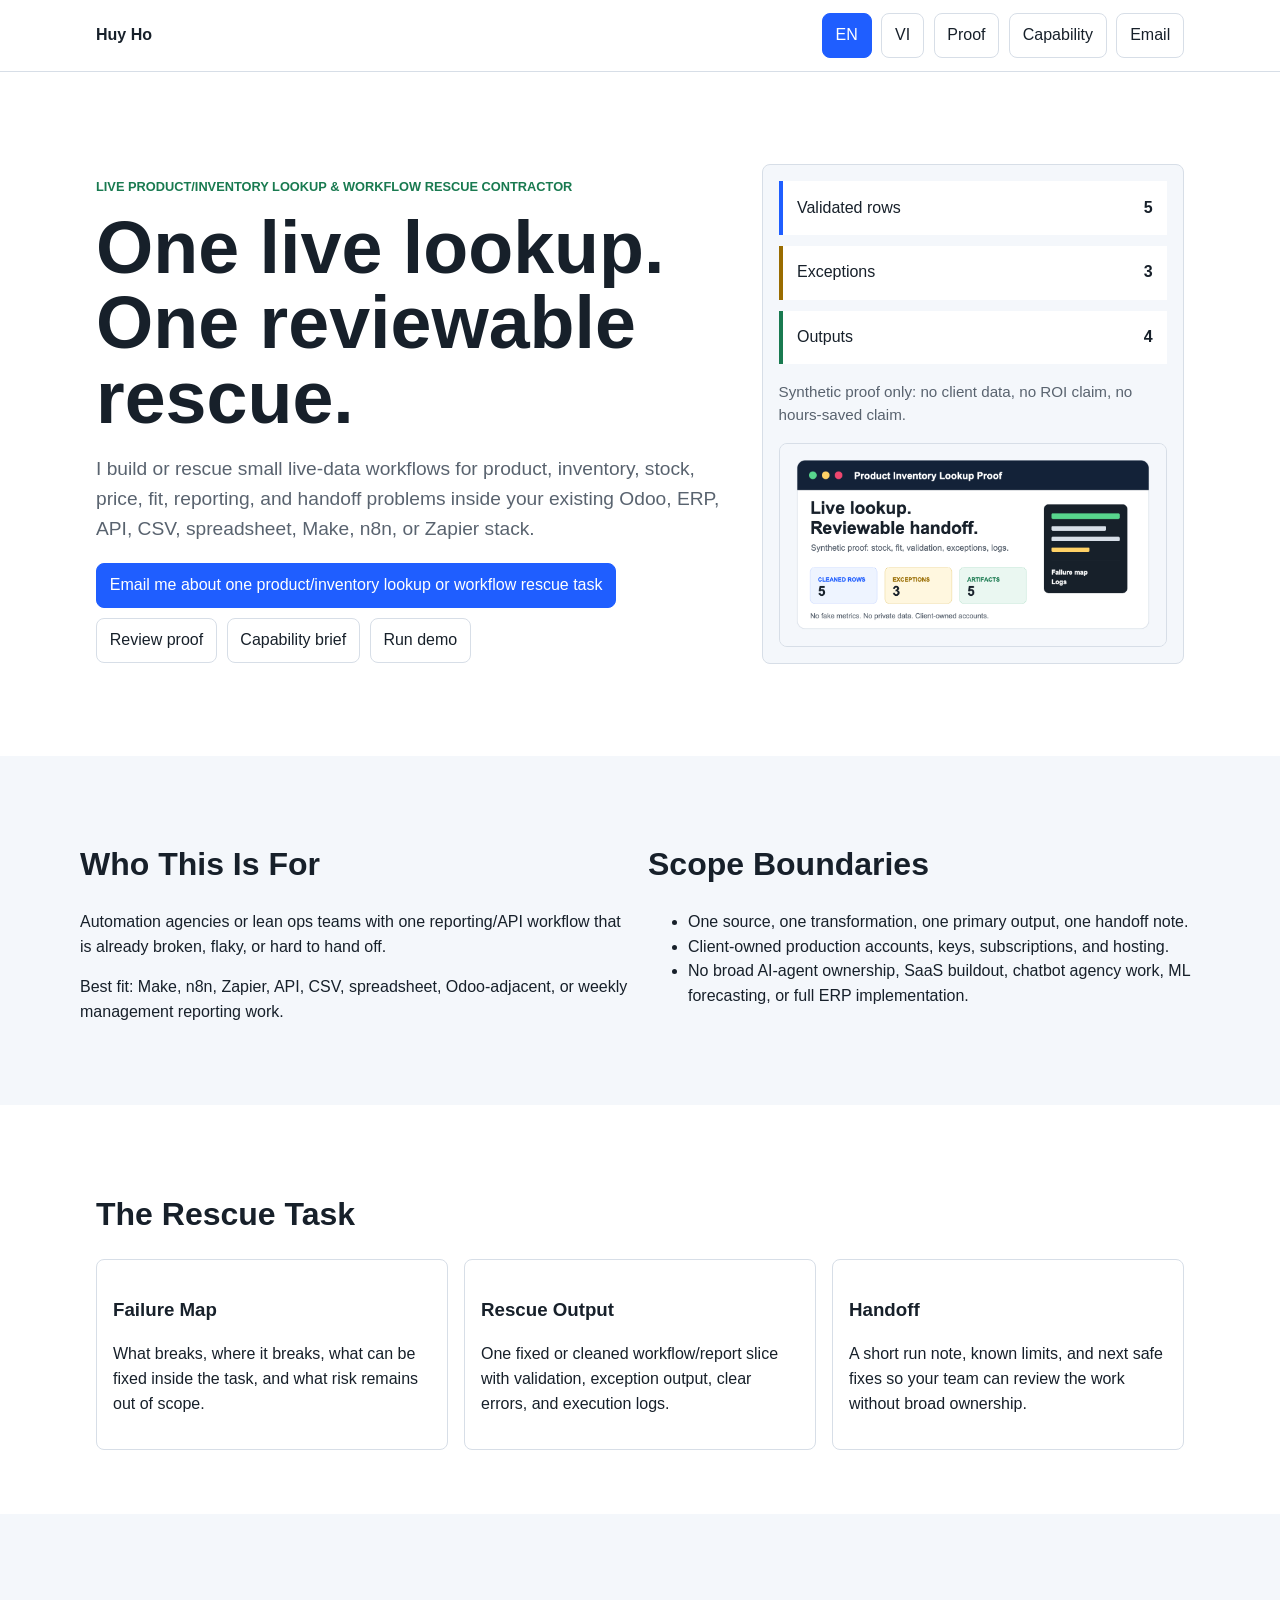
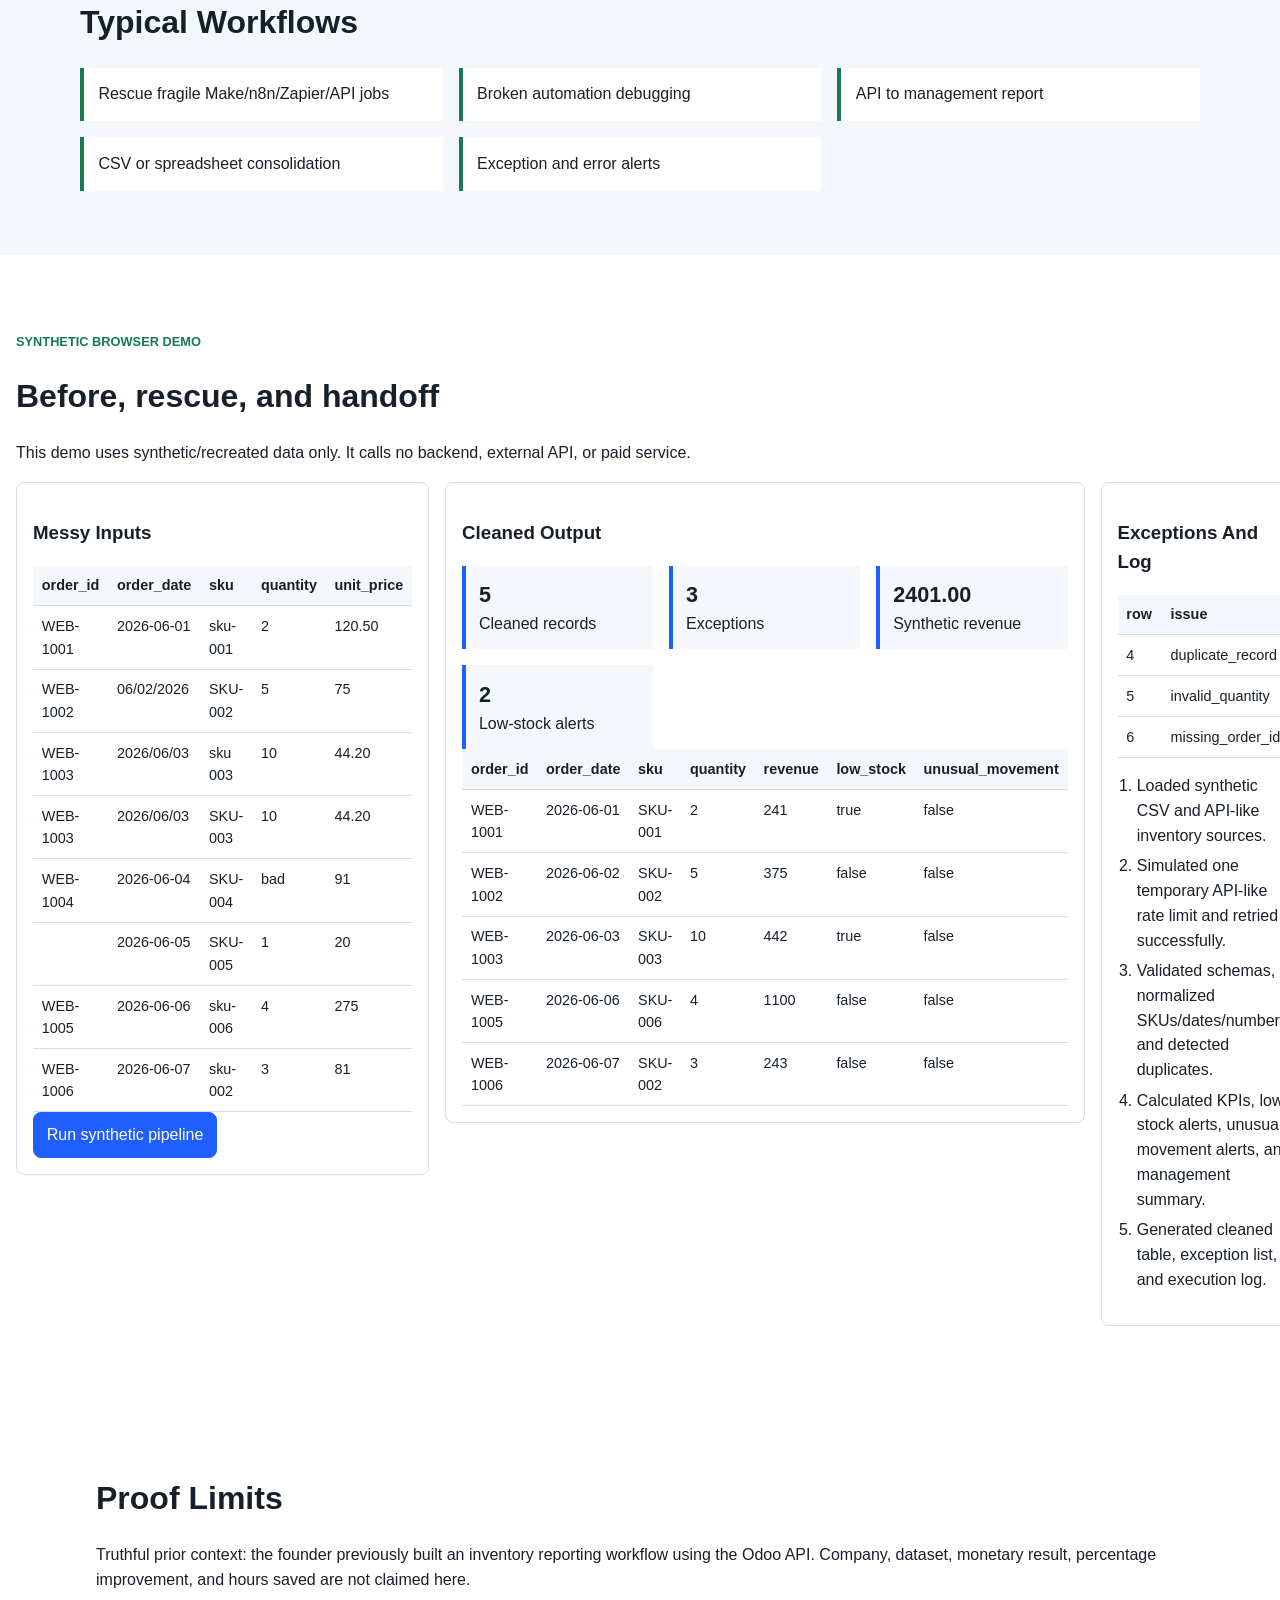
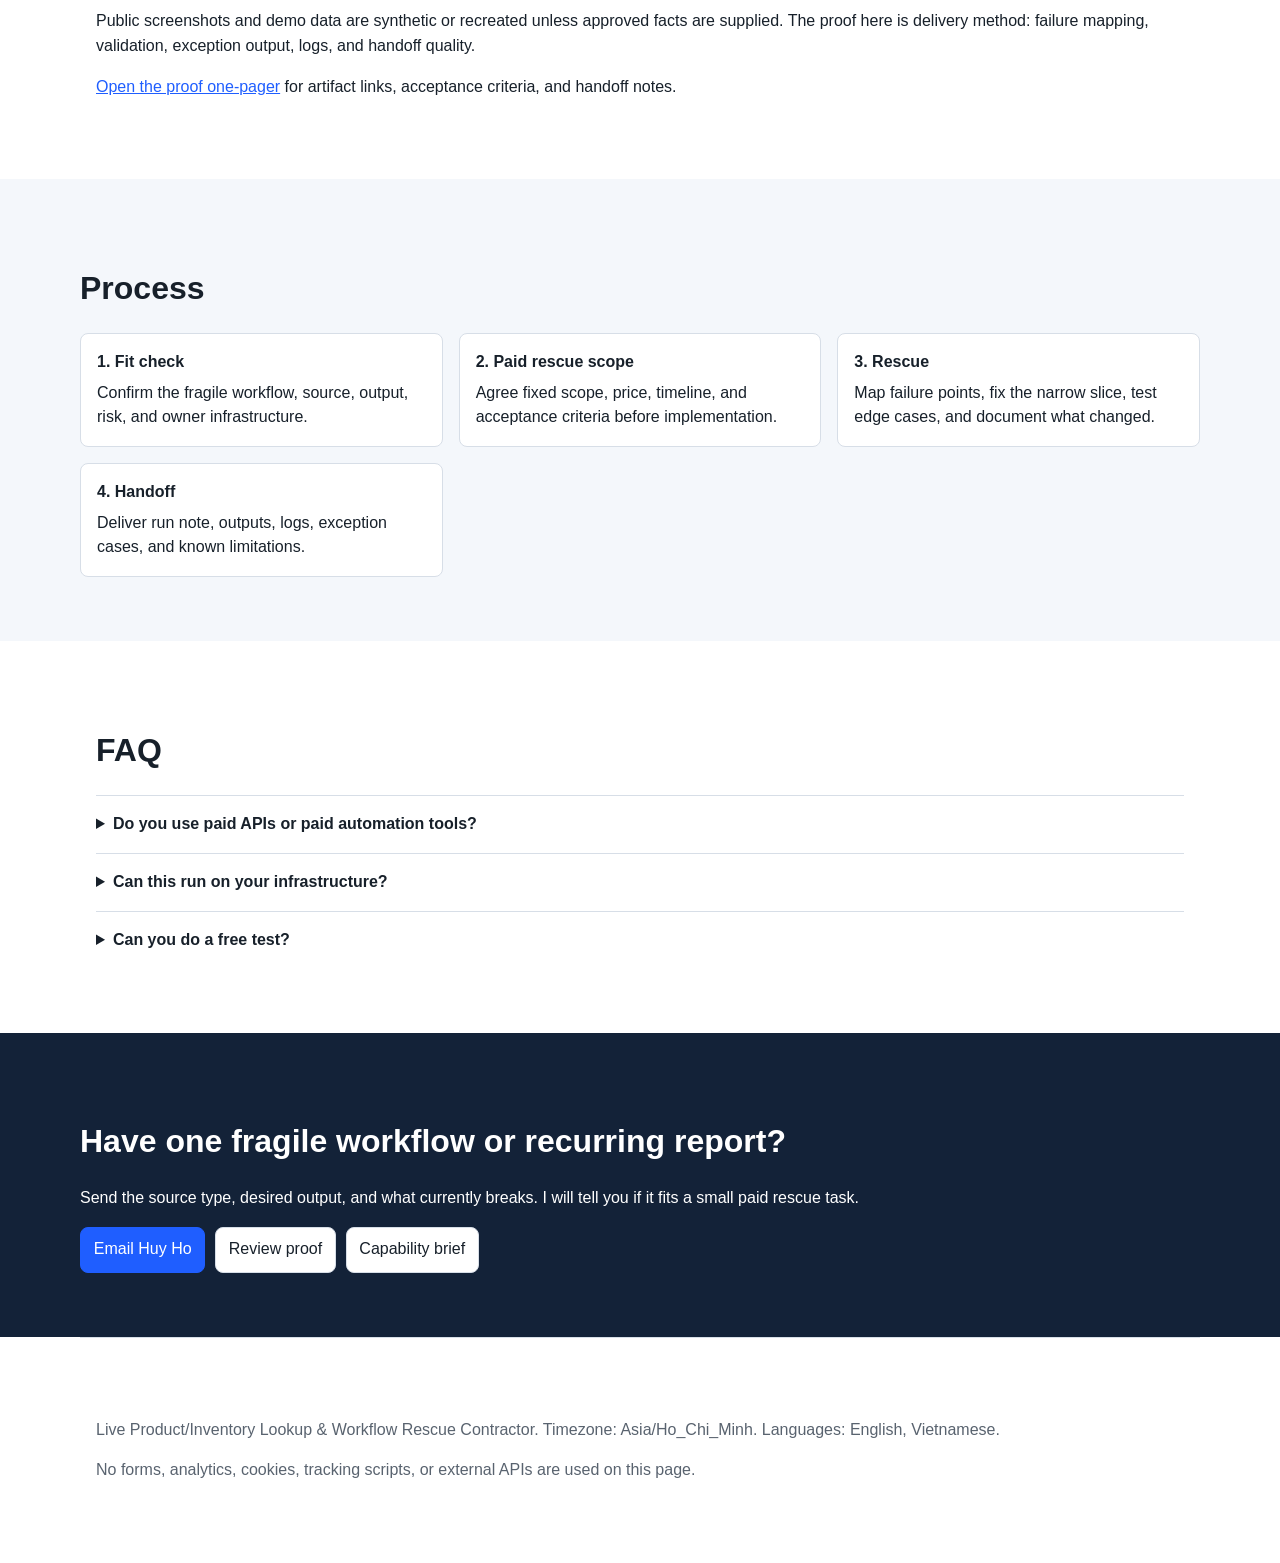
<file: index.html>
<!doctype html>
<html lang="en">
<head>
  <meta charset="utf-8">
  <meta name="viewport" content="width=device-width, initial-scale=1">
  <title>Huy Ho | Live Product/Inventory Lookup & Workflow Rescue</title>
  <meta name="description" content="Small paid product/inventory lookup and workflow rescue tasks for Odoo, ERP, API, CSV, spreadsheet, Make, n8n, and Zapier workflows.">
  <meta property="og:title" content="Huy Ho | Live Product/Inventory Lookup & Workflow Rescue">
  <meta property="og:description" content="Build or rescue one live-data lookup with validation, caveats, logs, exception output, and handoff notes.">
  <meta property="og:image" content="https://hohuyblon-stack.github.io/workflow-rescue-proof/assets/social-preview.png">
  <meta name="twitter:card" content="summary_large_image">
  <meta name="twitter:image" content="https://hohuyblon-stack.github.io/workflow-rescue-proof/assets/social-preview.png">
  <link rel="icon" href="data:,">
  <link rel="stylesheet" href="styles.css">
</head>
<body>
  <a class="skip-link" href="#main">Skip to content</a>
  <header class="site-header">
    <nav class="nav" aria-label="Primary">
        <a class="brand" href="#main">Huy Ho</a>
      <div class="nav-actions">
        <button class="lang-button" type="button" data-lang-button="en">EN</button>
        <button class="lang-button" type="button" data-lang-button="vi">VI</button>
        <a class="nav-link" href="proof.html">Proof</a>
        <a class="nav-link" href="capability.html">Capability</a>
        <a class="nav-link" href="mailto:hohuyblon@gmail.com">Email</a>
      </div>
    </nav>
  </header>

  <main id="main">
    <section class="hero">
      <div class="hero-copy">
        <p class="eyebrow">Live Product/Inventory Lookup & Workflow Rescue Contractor</p>
        <h1 data-copy="en">One live lookup. One reviewable rescue.</h1>
        <h1 data-copy="vi" hidden>Mot lookup live-data. Mot lan rescue ro rang.</h1>
        <p class="lead" data-copy="en">
          I build or rescue small live-data workflows for product, inventory, stock, price, fit,
          reporting, and handoff problems inside your existing Odoo, ERP, API, CSV, spreadsheet,
          Make, n8n, or Zapier stack.
        </p>
        <p class="lead" data-copy="vi" hidden>
          Toi build/rescue live-data lookup va workflow report dang hong hoac kho ban giao trong stack
          hien co, co validation, caveat, log, exception output va tai lieu ban giao ro rang.
        </p>
        <div class="cta-row">
          <a class="button primary" href="mailto:hohuyblon@gmail.com?subject=One%20product%20inventory%20lookup%20task">Email me about one product/inventory lookup or workflow rescue task</a>
          <a class="button secondary" href="proof.html">Review proof</a>
          <a class="button secondary" href="capability.html">Capability brief</a>
          <a class="button secondary" href="#demo">Run demo</a>
        </div>
      </div>
      <div class="hero-signal" aria-label="Synthetic report preview">
        <div class="signal-bar"><span>Validated rows</span><strong>5</strong></div>
        <div class="signal-bar warn"><span>Exceptions</span><strong>3</strong></div>
        <div class="signal-bar ok"><span>Outputs</span><strong>4</strong></div>
        <p class="signal-note">Synthetic proof only: no client data, no ROI claim, no hours-saved claim.</p>
        <img class="preview-asset" src="assets/social-preview.png" alt="Synthetic product inventory lookup proof preview showing cleaned rows, exceptions, and artifacts.">
      </div>
    </section>

    <section class="band">
      <div class="section-grid">
        <article>
          <h2>Who This Is For</h2>
          <p>Automation agencies or lean ops teams with one reporting/API workflow that is already broken, flaky, or hard to hand off.</p>
          <p>Best fit: Make, n8n, Zapier, API, CSV, spreadsheet, Odoo-adjacent, or weekly management reporting work.</p>
        </article>
        <article>
          <h2>Scope Boundaries</h2>
          <ul>
            <li>One source, one transformation, one primary output, one handoff note.</li>
            <li>Client-owned production accounts, keys, subscriptions, and hosting.</li>
            <li>No broad AI-agent ownership, SaaS buildout, chatbot agency work, ML forecasting, or full ERP implementation.</li>
          </ul>
        </article>
      </div>
    </section>

    <section>
      <h2>The Rescue Task</h2>
      <div class="cards">
        <article class="card">
          <h3>Failure Map</h3>
          <p>What breaks, where it breaks, what can be fixed inside the task, and what risk remains out of scope.</p>
        </article>
        <article class="card">
          <h3>Rescue Output</h3>
          <p>One fixed or cleaned workflow/report slice with validation, exception output, clear errors, and execution logs.</p>
        </article>
        <article class="card">
          <h3>Handoff</h3>
          <p>A short run note, known limits, and next safe fixes so your team can review the work without broad ownership.</p>
        </article>
      </div>
    </section>

    <section class="band">
      <h2>Typical Workflows</h2>
      <div class="workflow-list">
        <span>Rescue fragile Make/n8n/Zapier/API jobs</span>
        <span>Broken automation debugging</span>
        <span>API to management report</span>
        <span>CSV or spreadsheet consolidation</span>
        <span>Exception and error alerts</span>
      </div>
    </section>

    <section id="demo" class="demo-section">
      <div class="section-heading">
        <p class="eyebrow">Synthetic browser demo</p>
        <h2>Before, rescue, and handoff</h2>
        <p>This demo uses synthetic/recreated data only. It calls no backend, external API, or paid service.</p>
      </div>
      <div class="demo-layout">
        <div class="panel">
          <h3>Messy Inputs</h3>
          <div class="table-wrap">
            <table id="input-table"></table>
          </div>
          <button class="button primary" type="button" id="run-demo">Run synthetic pipeline</button>
        </div>
        <div class="panel">
          <h3>Cleaned Output</h3>
          <div class="kpi-grid" id="kpis"></div>
          <div class="table-wrap">
            <table id="output-table"></table>
          </div>
        </div>
        <div class="panel">
          <h3>Exceptions And Log</h3>
          <div class="table-wrap">
            <table id="exception-table"></table>
          </div>
          <ol class="log" id="execution-log"></ol>
        </div>
      </div>
    </section>

    <section>
      <h2>Proof Limits</h2>
      <p>
        Truthful prior context: the founder previously built an inventory reporting workflow using the Odoo API.
        Company, dataset, monetary result, percentage improvement, and hours saved are not claimed here.
      </p>
      <p>Public screenshots and demo data are synthetic or recreated unless approved facts are supplied. The proof here is delivery method: failure mapping, validation, exception output, logs, and handoff quality.</p>
      <p><a href="proof.html">Open the proof one-pager</a> for artifact links, acceptance criteria, and handoff notes.</p>
    </section>

    <section class="band">
      <h2>Process</h2>
      <div class="steps">
        <article><strong>1. Fit check</strong><span>Confirm the fragile workflow, source, output, risk, and owner infrastructure.</span></article>
        <article><strong>2. Paid rescue scope</strong><span>Agree fixed scope, price, timeline, and acceptance criteria before implementation.</span></article>
        <article><strong>3. Rescue</strong><span>Map failure points, fix the narrow slice, test edge cases, and document what changed.</span></article>
        <article><strong>4. Handoff</strong><span>Deliver run note, outputs, logs, exception cases, and known limitations.</span></article>
      </div>
    </section>

    <section>
      <h2>FAQ</h2>
      <details>
        <summary>Do you use paid APIs or paid automation tools?</summary>
        <p>No required paid tool is part of this launch. Client production tools are client-owned and client-paid.</p>
      </details>
      <details>
        <summary>Can this run on your infrastructure?</summary>
        <p>No. Production client workflows should run on client-owned infrastructure or accounts.</p>
      </details>
      <details>
        <summary>Can you do a free test?</summary>
        <p>I can do a short fit check. Rescue, cleanup, and implementation start as one small paid task.</p>
      </details>
    </section>

    <section class="cta-band">
      <h2>Have one fragile workflow or recurring report?</h2>
      <p>Send the source type, desired output, and what currently breaks. I will tell you if it fits a small paid rescue task.</p>
      <div class="cta-row">
        <a class="button primary" href="mailto:hohuyblon@gmail.com">Email Huy Ho</a>
        <a class="button secondary" href="proof.html">Review proof</a>
        <a class="button secondary" href="capability.html">Capability brief</a>
      </div>
    </section>
  </main>

  <footer>
    <p>Live Product/Inventory Lookup &amp; Workflow Rescue Contractor. Timezone: Asia/Ho_Chi_Minh. Languages: English, Vietnamese.</p>
    <p>No forms, analytics, cookies, tracking scripts, or external APIs are used on this page.</p>
  </footer>
  <script src="app.js"></script>
</body>
</html>
</file>
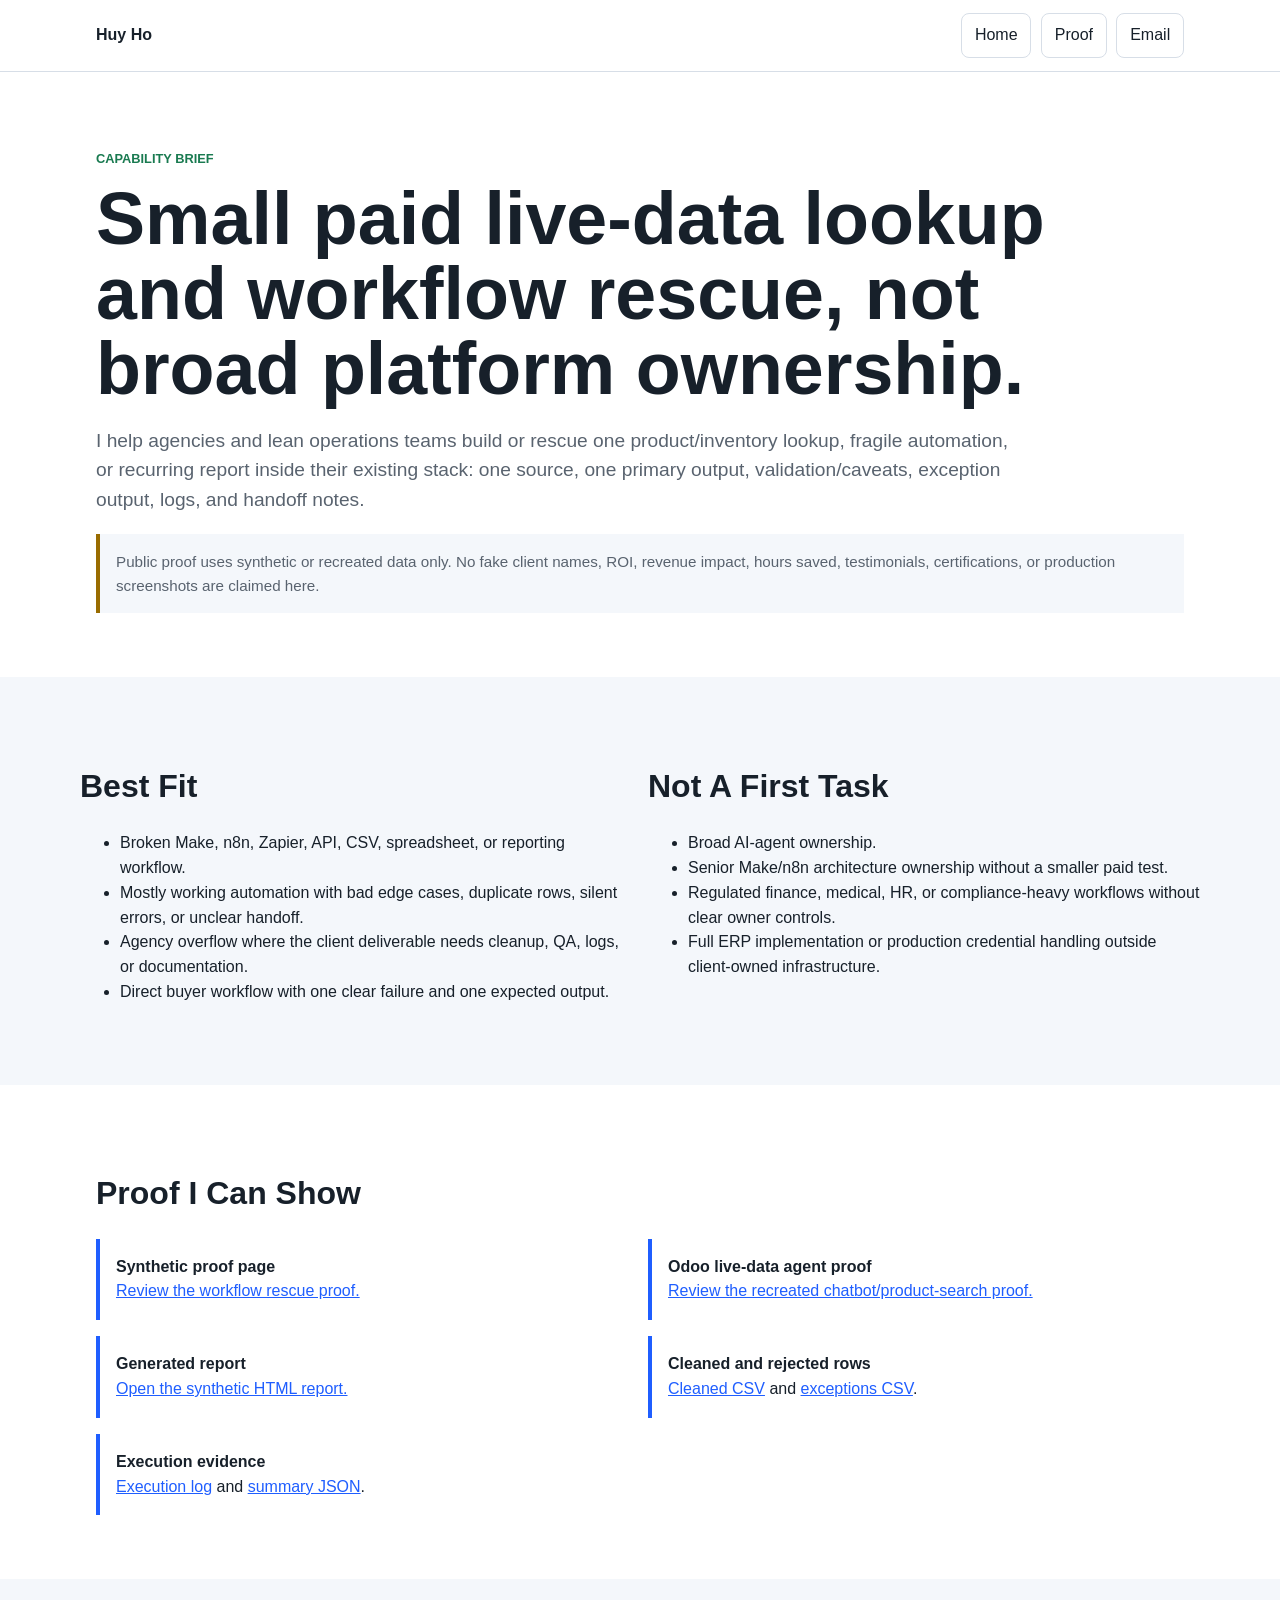
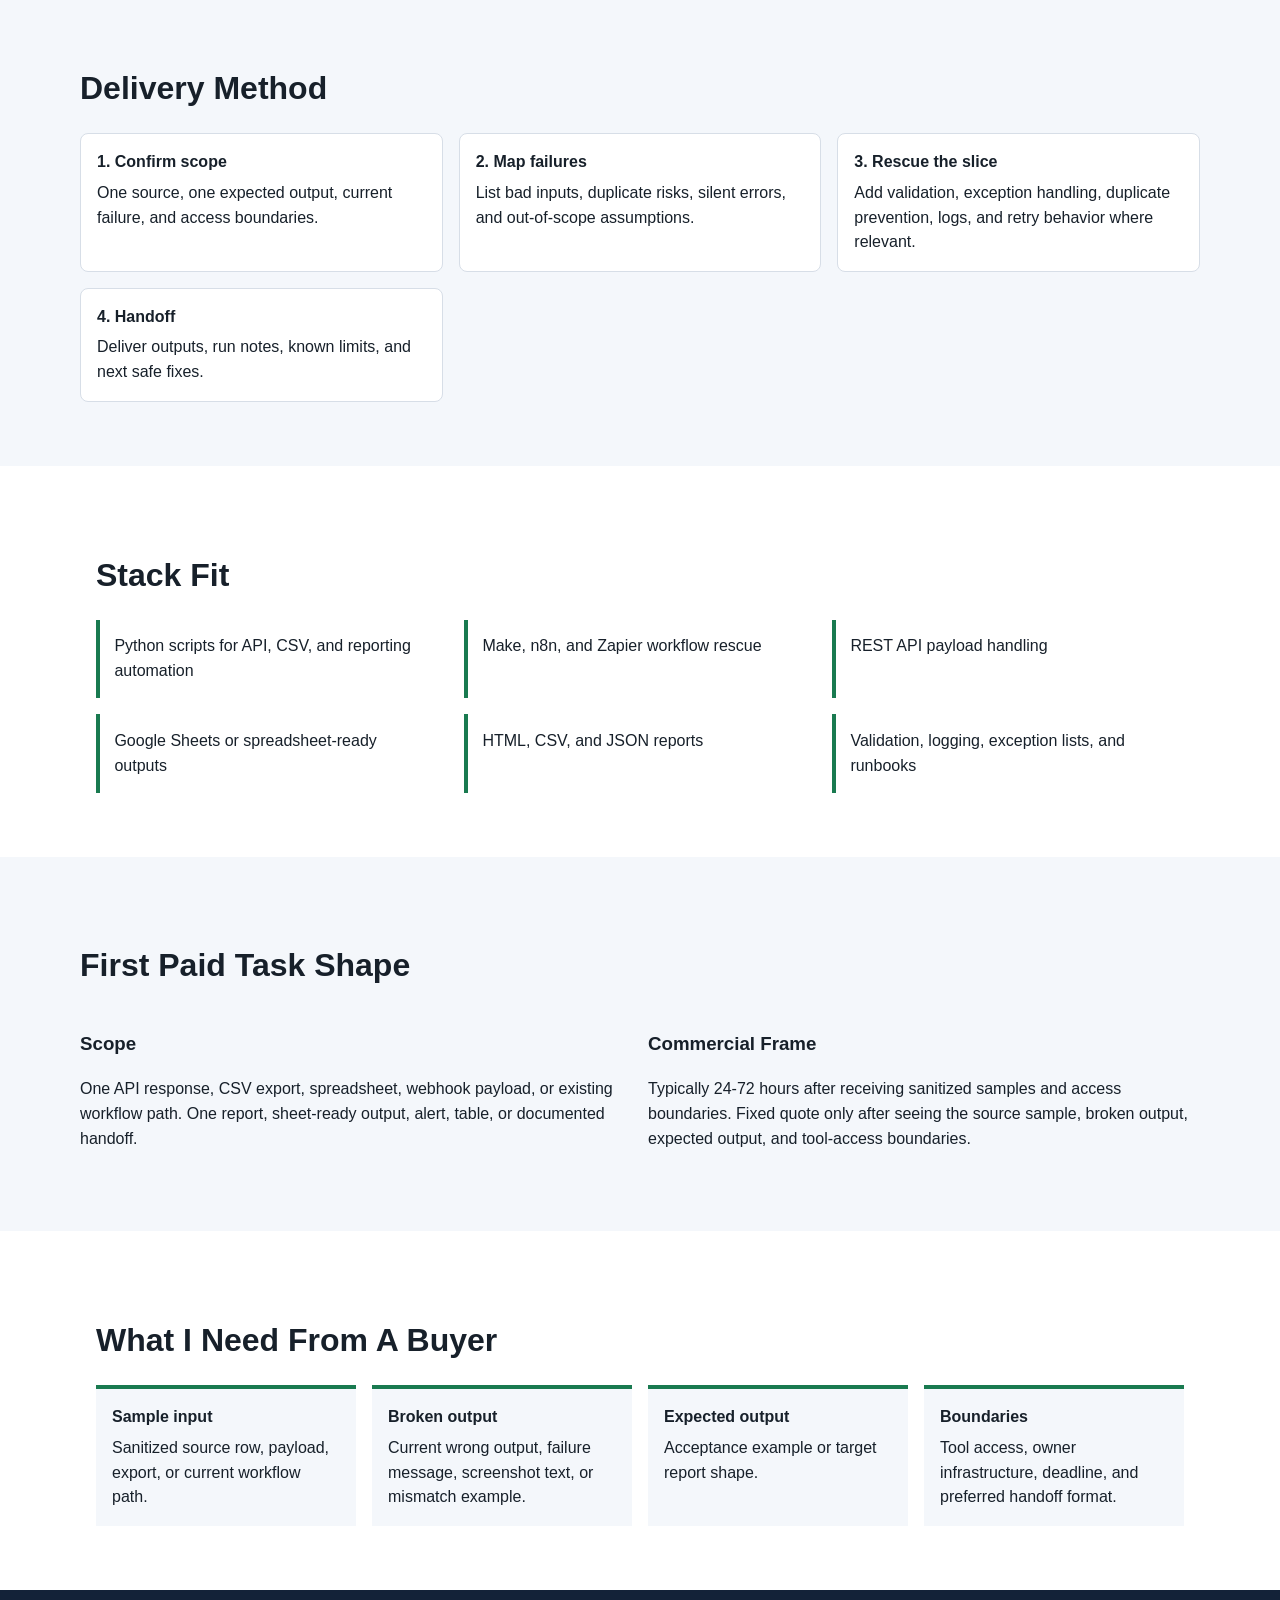
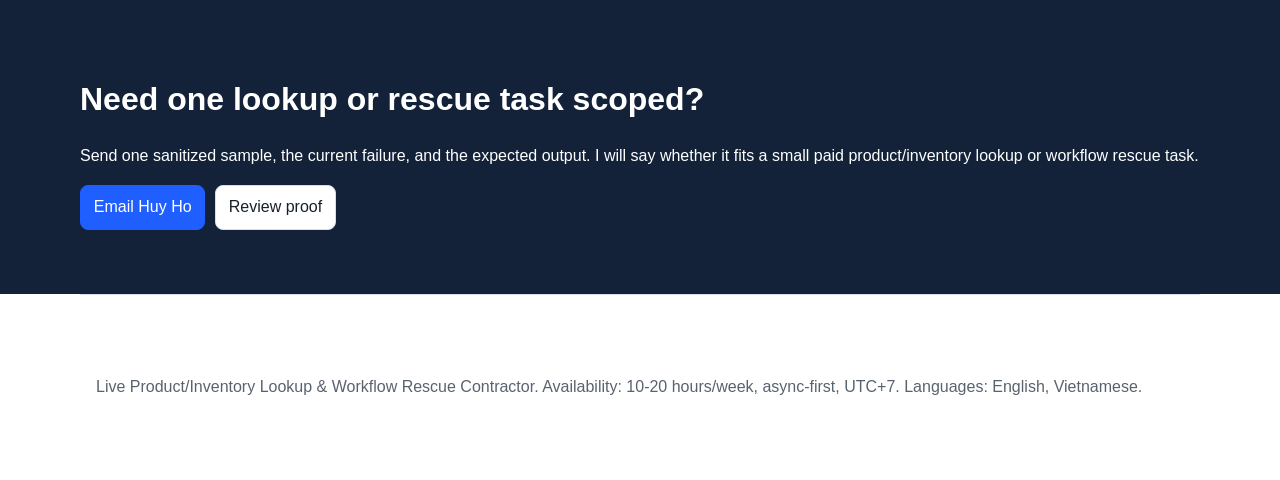
<file: capability.html>
<!doctype html>
<html lang="en">
<head>
  <meta charset="utf-8">
  <meta name="viewport" content="width=device-width, initial-scale=1">
  <title>Huy Ho | Product/Inventory Lookup Capability Brief</title>
  <meta name="description" content="Capability brief for small paid live product/inventory lookup, workflow rescue, and reporting handoff tasks.">
  <meta property="og:image" content="https://hohuyblon-stack.github.io/workflow-rescue-proof/assets/social-preview.png">
  <meta name="twitter:card" content="summary_large_image">
  <meta name="twitter:image" content="https://hohuyblon-stack.github.io/workflow-rescue-proof/assets/social-preview.png">
  <link rel="icon" href="data:,">
  <link rel="stylesheet" href="styles.css">
</head>
<body>
  <a class="skip-link" href="#main">Skip to content</a>
  <header class="site-header">
    <nav class="nav" aria-label="Primary">
      <a class="brand" href="index.html">Huy Ho</a>
      <div class="nav-actions">
        <a class="nav-link" href="index.html">Home</a>
        <a class="nav-link" href="proof.html">Proof</a>
        <a class="nav-link" href="mailto:hohuyblon@gmail.com">Email</a>
      </div>
    </nav>
  </header>

  <main id="main">
    <section class="proof-hero">
      <p class="eyebrow">Capability brief</p>
      <h1>Small paid live-data lookup and workflow rescue, not broad platform ownership.</h1>
      <p class="lead">
        I help agencies and lean operations teams build or rescue one product/inventory lookup,
        fragile automation, or recurring report inside their existing stack: one source, one primary
        output, validation/caveats, exception output, logs, and handoff notes.
      </p>
      <div class="proof-warning">
        Public proof uses synthetic or recreated data only. No fake client names, ROI, revenue impact,
        hours saved, testimonials, certifications, or production screenshots are claimed here.
      </div>
    </section>

    <section class="band">
      <div class="section-grid">
        <article>
          <h2>Best Fit</h2>
          <ul>
            <li>Broken Make, n8n, Zapier, API, CSV, spreadsheet, or reporting workflow.</li>
            <li>Mostly working automation with bad edge cases, duplicate rows, silent errors, or unclear handoff.</li>
            <li>Agency overflow where the client deliverable needs cleanup, QA, logs, or documentation.</li>
            <li>Direct buyer workflow with one clear failure and one expected output.</li>
          </ul>
        </article>
        <article>
          <h2>Not A First Task</h2>
          <ul>
            <li>Broad AI-agent ownership.</li>
            <li>Senior Make/n8n architecture ownership without a smaller paid test.</li>
            <li>Regulated finance, medical, HR, or compliance-heavy workflows without clear owner controls.</li>
            <li>Full ERP implementation or production credential handling outside client-owned infrastructure.</li>
          </ul>
        </article>
      </div>
    </section>

    <section>
      <h2>Proof I Can Show</h2>
      <div class="artifact-list">
        <article>
          <strong>Synthetic proof page</strong>
          <span><a href="proof.html">Review the workflow rescue proof.</a></span>
        </article>
        <article>
          <strong>Odoo live-data agent proof</strong>
          <span><a href="odoo-agent-proof.html">Review the recreated chatbot/product-search proof.</a></span>
        </article>
        <article>
          <strong>Generated report</strong>
          <span><a href="artifacts/management_report.html">Open the synthetic HTML report.</a></span>
        </article>
        <article>
          <strong>Cleaned and rejected rows</strong>
          <span><a href="artifacts/cleaned_orders.csv">Cleaned CSV</a> and <a href="artifacts/exceptions.csv">exceptions CSV</a>.</span>
        </article>
        <article>
          <strong>Execution evidence</strong>
          <span><a href="artifacts/execution.log">Execution log</a> and <a href="artifacts/summary.json">summary JSON</a>.</span>
        </article>
      </div>
    </section>

    <section class="band">
      <h2>Delivery Method</h2>
      <div class="steps">
        <article><strong>1. Confirm scope</strong><span>One source, one expected output, current failure, and access boundaries.</span></article>
        <article><strong>2. Map failures</strong><span>List bad inputs, duplicate risks, silent errors, and out-of-scope assumptions.</span></article>
        <article><strong>3. Rescue the slice</strong><span>Add validation, exception handling, duplicate prevention, logs, and retry behavior where relevant.</span></article>
        <article><strong>4. Handoff</strong><span>Deliver outputs, run notes, known limits, and next safe fixes.</span></article>
      </div>
    </section>

    <section>
      <h2>Stack Fit</h2>
      <div class="workflow-list">
        <span>Python scripts for API, CSV, and reporting automation</span>
        <span>Make, n8n, and Zapier workflow rescue</span>
        <span>REST API payload handling</span>
        <span>Google Sheets or spreadsheet-ready outputs</span>
        <span>HTML, CSV, and JSON reports</span>
        <span>Validation, logging, exception lists, and runbooks</span>
      </div>
    </section>

    <section class="band">
      <h2>First Paid Task Shape</h2>
      <div class="section-grid">
        <article>
          <h3>Scope</h3>
          <p>One API response, CSV export, spreadsheet, webhook payload, or existing workflow path. One report, sheet-ready output, alert, table, or documented handoff.</p>
        </article>
        <article>
          <h3>Commercial Frame</h3>
          <p>Typically 24-72 hours after receiving sanitized samples and access boundaries. Fixed quote only after seeing the source sample, broken output, expected output, and tool-access boundaries.</p>
        </article>
      </div>
    </section>

    <section>
      <h2>What I Need From A Buyer</h2>
      <div class="scorecard">
        <article><strong>Sample input</strong><span>Sanitized source row, payload, export, or current workflow path.</span></article>
        <article><strong>Broken output</strong><span>Current wrong output, failure message, screenshot text, or mismatch example.</span></article>
        <article><strong>Expected output</strong><span>Acceptance example or target report shape.</span></article>
        <article><strong>Boundaries</strong><span>Tool access, owner infrastructure, deadline, and preferred handoff format.</span></article>
      </div>
    </section>

    <section class="cta-band">
      <h2>Need one lookup or rescue task scoped?</h2>
      <p>Send one sanitized sample, the current failure, and the expected output. I will say whether it fits a small paid product/inventory lookup or workflow rescue task.</p>
      <div class="cta-row">
        <a class="button primary" href="mailto:hohuyblon@gmail.com?subject=Capability%20brief%20-%20product%20inventory%20lookup">Email Huy Ho</a>
        <a class="button secondary" href="proof.html">Review proof</a>
      </div>
    </section>
  </main>

  <footer>
    <p>Live Product/Inventory Lookup &amp; Workflow Rescue Contractor. Availability: 10-20 hours/week, async-first, UTC+7. Languages: English, Vietnamese.</p>
  </footer>
</body>
</html>
</file>
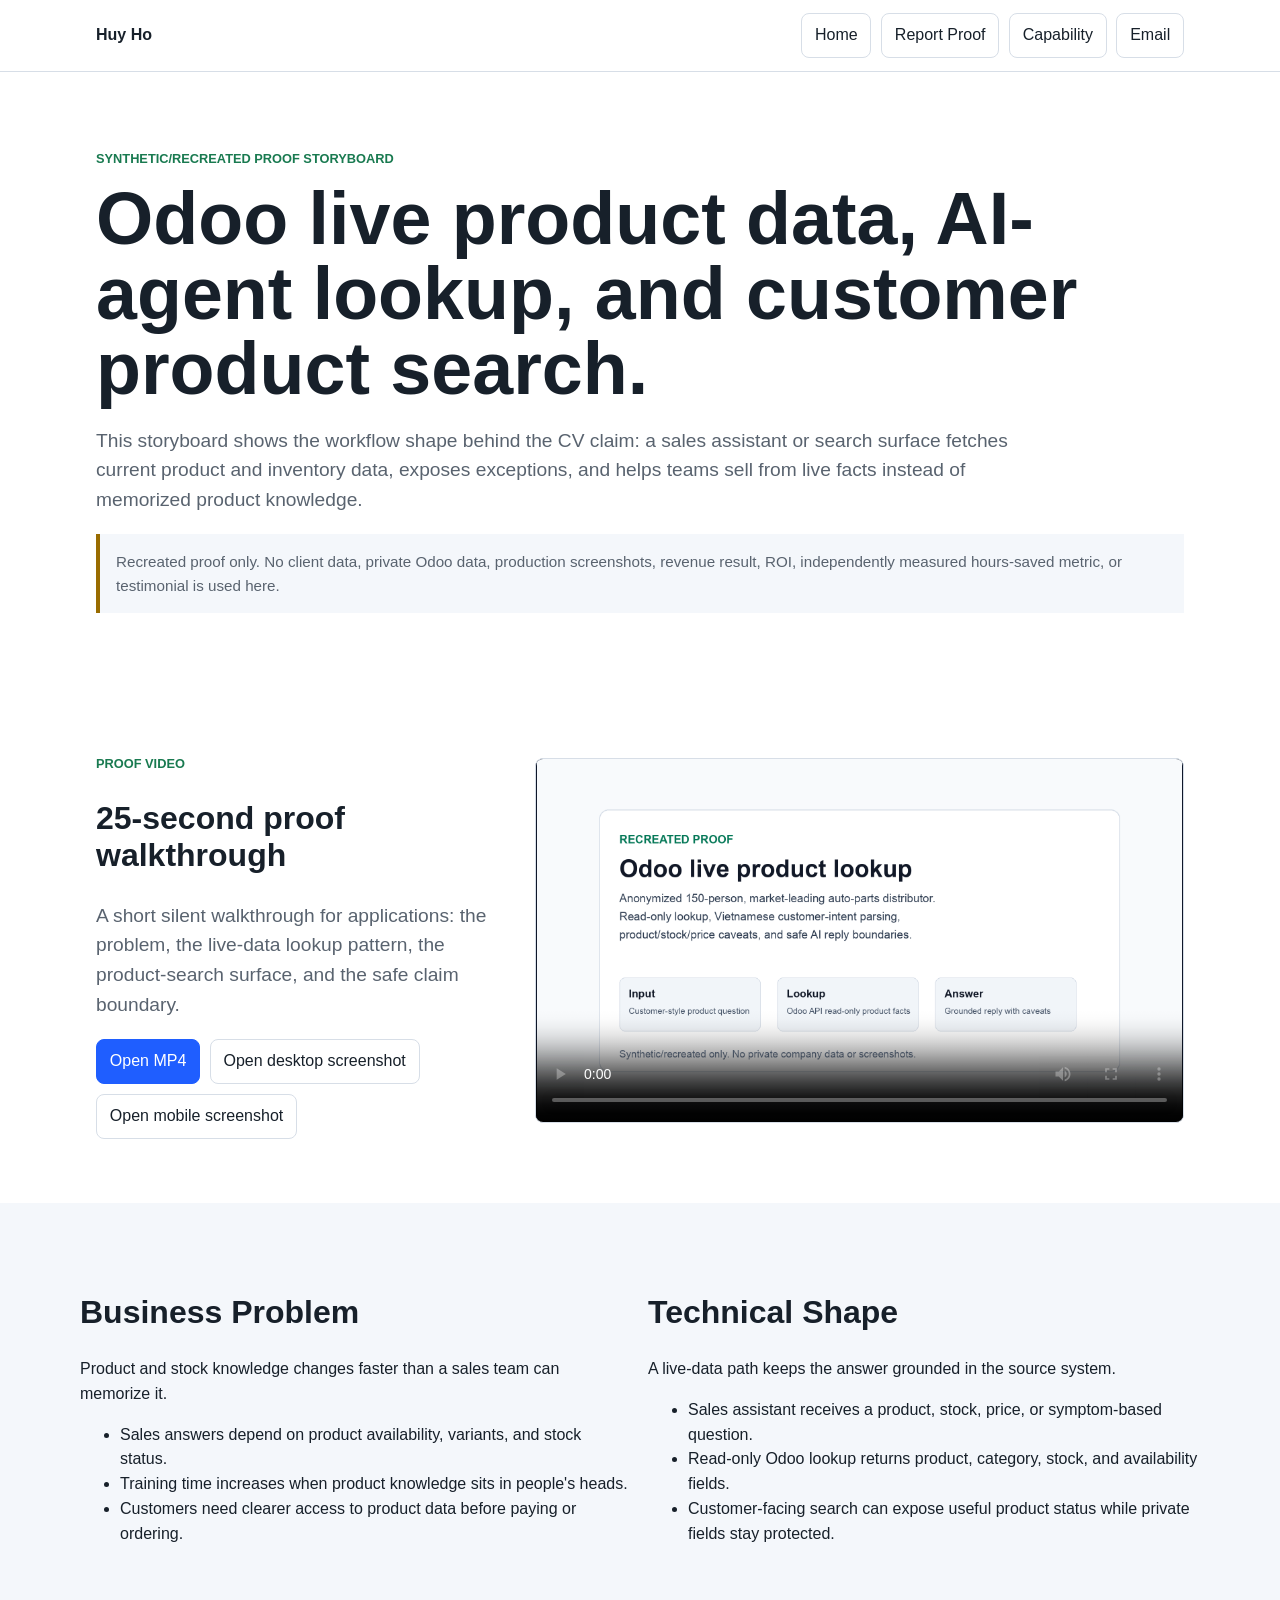
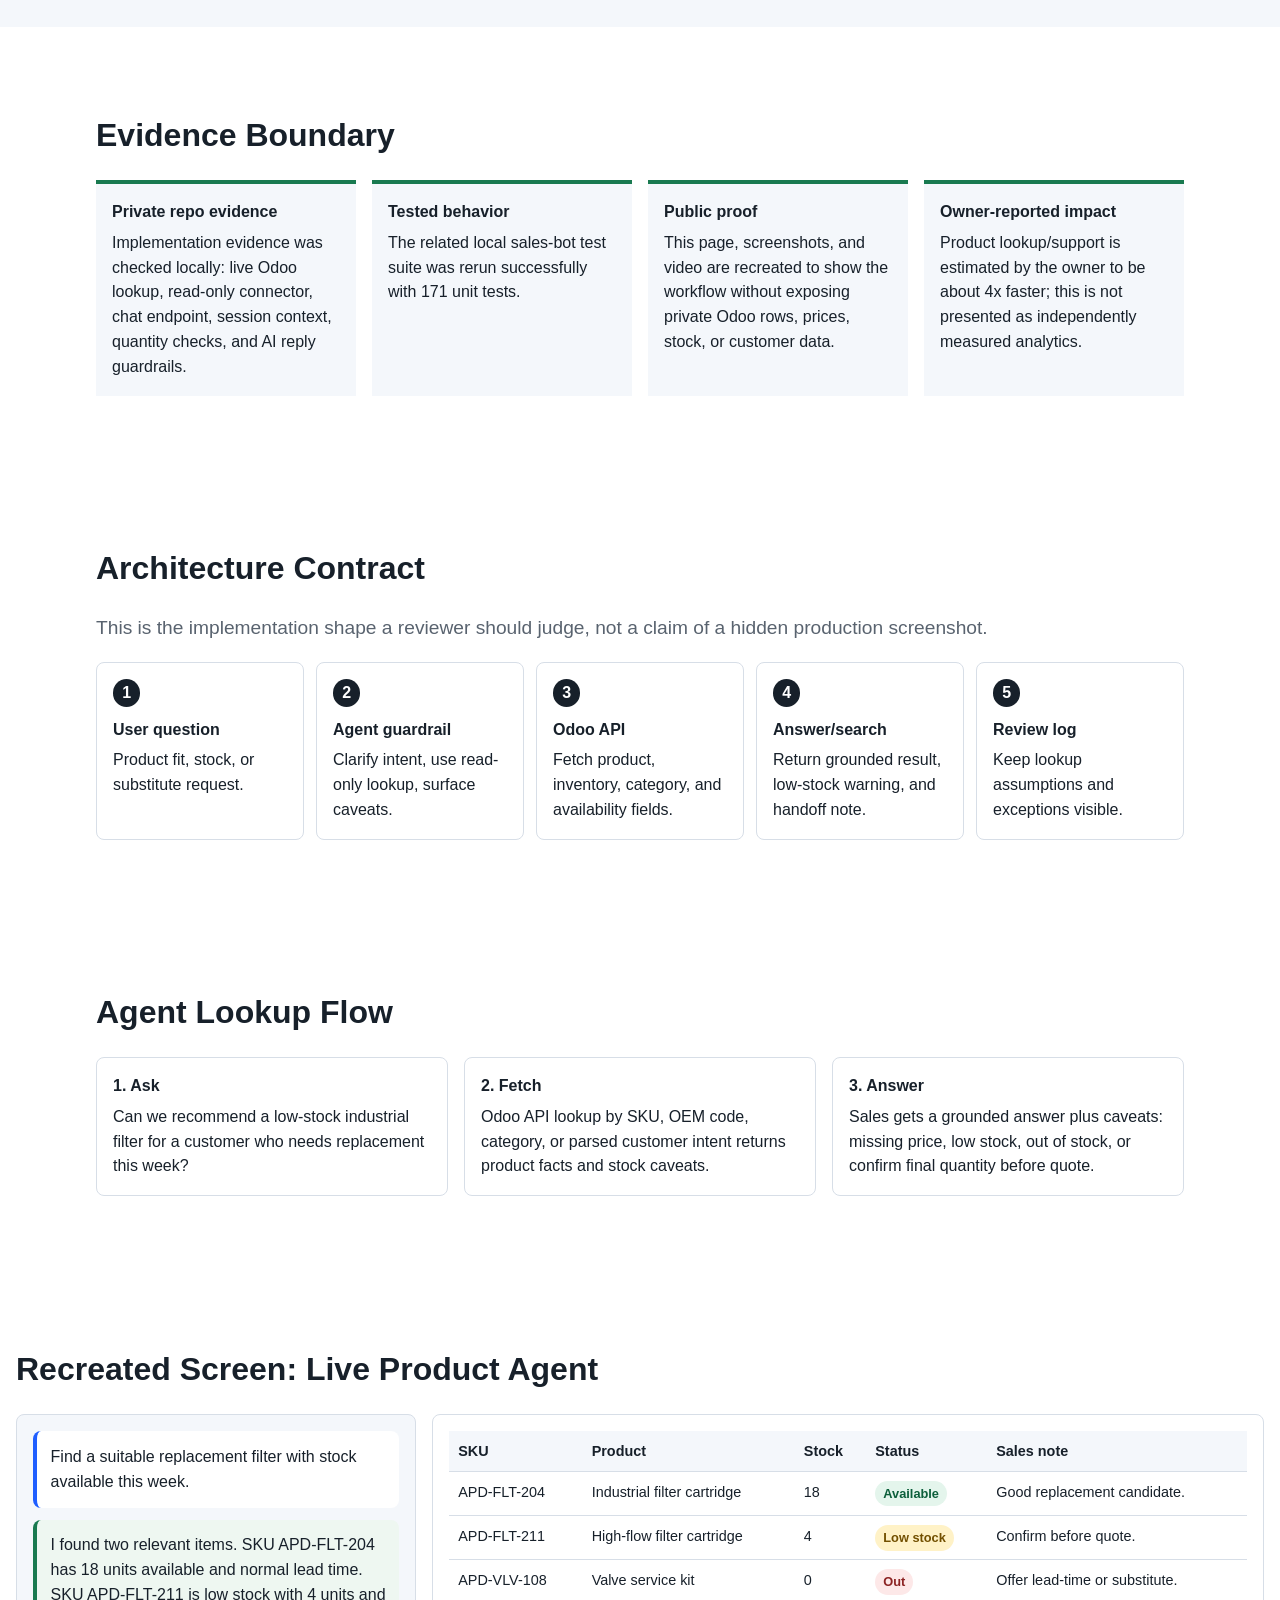
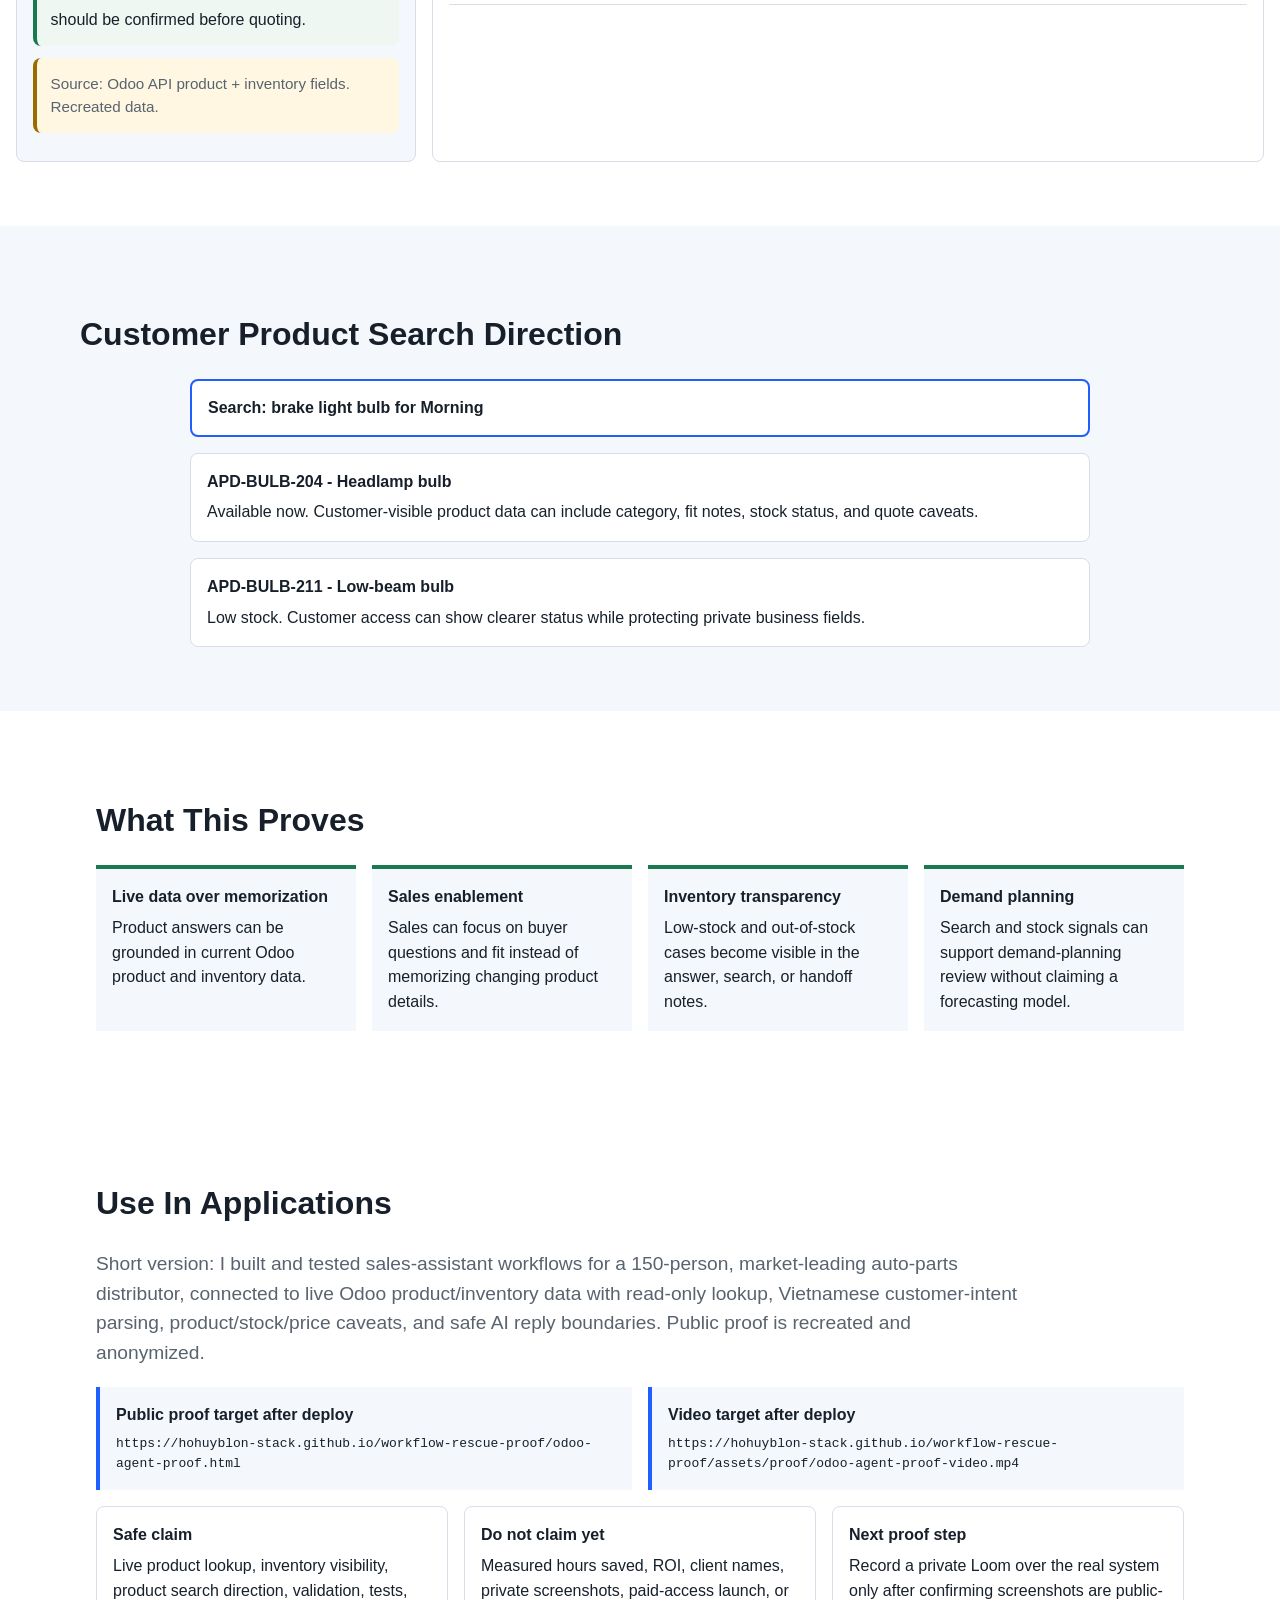
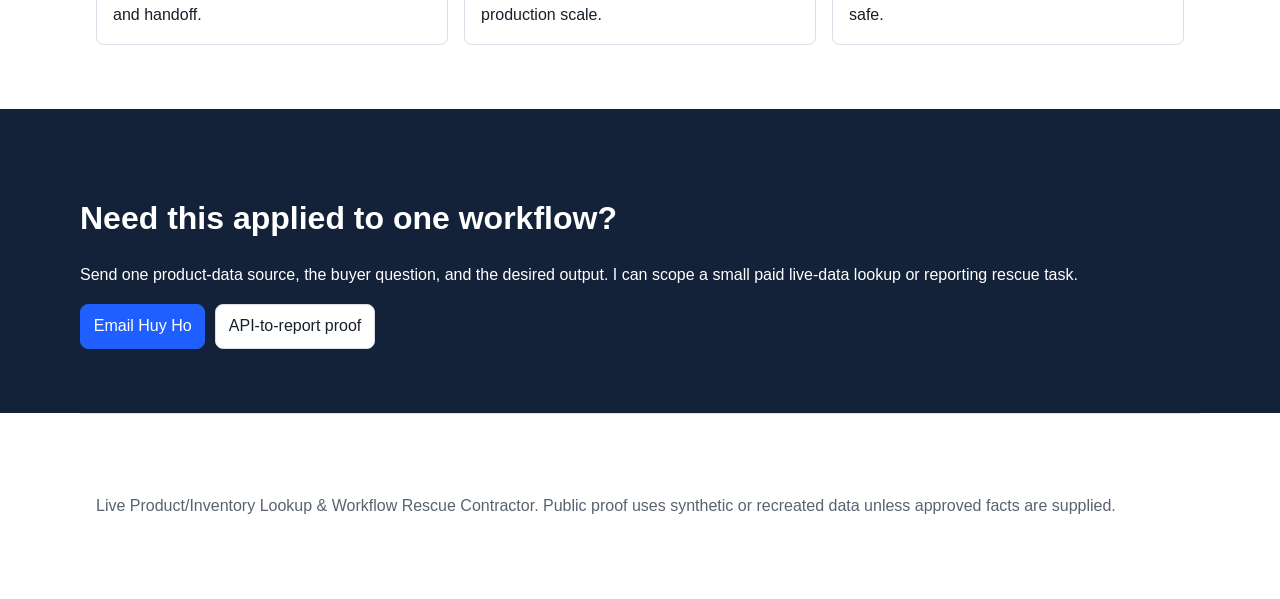
<file: odoo-agent-proof.html>
<!doctype html>
<html lang="en">
<head>
  <meta charset="utf-8">
  <meta name="viewport" content="width=device-width, initial-scale=1">
  <title>Huy Ho | Odoo Live Data Agent Proof</title>
  <meta name="description" content="Synthetic recreated proof storyboard for Odoo API live product lookup, AI-agent support, customer product search, inventory visibility, and demand-planning handoff.">
  <meta property="og:image" content="https://hohuyblon-stack.github.io/workflow-rescue-proof/assets/social-preview.png">
  <meta name="twitter:card" content="summary_large_image">
  <meta name="twitter:image" content="https://hohuyblon-stack.github.io/workflow-rescue-proof/assets/social-preview.png">
  <link rel="icon" href="data:,">
  <link rel="stylesheet" href="styles.css">
</head>
<body>
  <a class="skip-link" href="#main">Skip to content</a>
  <header class="site-header">
    <nav class="nav" aria-label="Primary">
      <a class="brand" href="index.html">Huy Ho</a>
      <div class="nav-actions">
        <a class="nav-link" href="index.html">Home</a>
        <a class="nav-link" href="proof.html">Report Proof</a>
        <a class="nav-link" href="capability.html">Capability</a>
        <a class="nav-link" href="mailto:hohuyblon@gmail.com">Email</a>
      </div>
    </nav>
  </header>

  <main id="main">
    <section class="proof-hero live-proof-hero">
      <p class="eyebrow">Synthetic/recreated proof storyboard</p>
      <h1>Odoo live product data, AI-agent lookup, and customer product search.</h1>
      <p class="lead">
        This storyboard shows the workflow shape behind the CV claim: a sales assistant or search surface fetches current product and inventory data, exposes exceptions, and helps teams sell from live facts instead of memorized product knowledge.
      </p>
      <div class="proof-warning">
        Recreated proof only. No client data, private Odoo data, production screenshots, revenue result, ROI, independently measured hours-saved metric, or testimonial is used here.
      </div>
    </section>

    <section class="media-proof">
      <div>
        <p class="eyebrow">Proof video</p>
        <h2>25-second proof walkthrough</h2>
        <p class="lead">
          A short silent walkthrough for applications: the problem, the live-data lookup pattern, the product-search surface, and the safe claim boundary.
        </p>
        <div class="asset-actions">
          <a class="button primary" href="assets/proof/odoo-agent-proof-video.mp4">Open MP4</a>
          <a class="button secondary" href="assets/proof/odoo-agent-proof-desktop.png">Open desktop screenshot</a>
          <a class="button secondary" href="assets/proof/odoo-agent-proof-mobile.png">Open mobile screenshot</a>
        </div>
      </div>
      <video class="proof-video" controls preload="metadata" poster="assets/proof/odoo-agent-proof-video-poster.png">
        <source src="assets/proof/odoo-agent-proof-video.mp4" type="video/mp4">
        <a href="assets/proof/odoo-agent-proof-video.mp4">Download the proof video.</a>
      </video>
    </section>

    <section class="band">
      <div class="section-grid">
        <article>
          <h2>Business Problem</h2>
          <p>Product and stock knowledge changes faster than a sales team can memorize it.</p>
          <ul>
            <li>Sales answers depend on product availability, variants, and stock status.</li>
            <li>Training time increases when product knowledge sits in people's heads.</li>
            <li>Customers need clearer access to product data before paying or ordering.</li>
          </ul>
        </article>
        <article>
          <h2>Technical Shape</h2>
          <p>A live-data path keeps the answer grounded in the source system.</p>
          <ul>
            <li>Sales assistant receives a product, stock, price, or symptom-based question.</li>
            <li>Read-only Odoo lookup returns product, category, stock, and availability fields.</li>
            <li>Customer-facing search can expose useful product status while private fields stay protected.</li>
          </ul>
        </article>
      </div>
    </section>

    <section>
      <h2>Evidence Boundary</h2>
      <div class="scorecard">
        <article>
          <strong>Private repo evidence</strong>
          <span>Implementation evidence was checked locally: live Odoo lookup, read-only connector, chat endpoint, session context, quantity checks, and AI reply guardrails.</span>
        </article>
        <article>
          <strong>Tested behavior</strong>
          <span>The related local sales-bot test suite was rerun successfully with 171 unit tests.</span>
        </article>
        <article>
          <strong>Public proof</strong>
          <span>This page, screenshots, and video are recreated to show the workflow without exposing private Odoo rows, prices, stock, or customer data.</span>
        </article>
        <article>
          <strong>Owner-reported impact</strong>
          <span>Product lookup/support is estimated by the owner to be about 4x faster; this is not presented as independently measured analytics.</span>
        </article>
      </div>
    </section>

    <section>
      <h2>Architecture Contract</h2>
      <p class="lead">This is the implementation shape a reviewer should judge, not a claim of a hidden production screenshot.</p>
      <div class="architecture-flow" aria-label="Odoo live-data agent architecture">
        <article><strong>User question</strong><span>Product fit, stock, or substitute request.</span></article>
        <article><strong>Agent guardrail</strong><span>Clarify intent, use read-only lookup, surface caveats.</span></article>
        <article><strong>Odoo API</strong><span>Fetch product, inventory, category, and availability fields.</span></article>
        <article><strong>Answer/search</strong><span>Return grounded result, low-stock warning, and handoff note.</span></article>
        <article><strong>Review log</strong><span>Keep lookup assumptions and exceptions visible.</span></article>
      </div>
    </section>

    <section>
      <h2>Agent Lookup Flow</h2>
      <div class="agent-flow">
        <article>
          <strong>1. Ask</strong>
          <span>Can we recommend a low-stock industrial filter for a customer who needs replacement this week?</span>
        </article>
        <article>
          <strong>2. Fetch</strong>
          <span>Odoo API lookup by SKU, OEM code, category, or parsed customer intent returns product facts and stock caveats.</span>
        </article>
        <article>
          <strong>3. Answer</strong>
          <span>Sales gets a grounded answer plus caveats: missing price, low stock, out of stock, or confirm final quantity before quote.</span>
        </article>
      </div>
    </section>

    <section class="demo-section">
      <h2>Recreated Screen: Live Product Agent</h2>
      <div class="live-proof-screen">
        <aside class="chat-panel">
          <div class="chat-row user">Find a suitable replacement filter with stock available this week.</div>
          <div class="chat-row agent">
            I found two relevant items. SKU APD-FLT-204 has 18 units available and normal lead time.
            SKU APD-FLT-211 is low stock with 4 units and should be confirmed before quoting.
          </div>
          <div class="chat-row system">Source: Odoo API product + inventory fields. Recreated data.</div>
        </aside>
        <section class="data-panel" aria-label="Recreated Odoo product lookup table">
          <table>
            <thead>
              <tr>
                <th>SKU</th>
                <th>Product</th>
                <th>Stock</th>
                <th>Status</th>
                <th>Sales note</th>
              </tr>
            </thead>
            <tbody>
              <tr>
                <td>APD-FLT-204</td>
                <td>Industrial filter cartridge</td>
                <td>18</td>
                <td><span class="status ok">Available</span></td>
                <td>Good replacement candidate.</td>
              </tr>
              <tr>
                <td>APD-FLT-211</td>
                <td>High-flow filter cartridge</td>
                <td>4</td>
                <td><span class="status warn">Low stock</span></td>
                <td>Confirm before quote.</td>
              </tr>
              <tr>
                <td>APD-VLV-108</td>
                <td>Valve service kit</td>
                <td>0</td>
                <td><span class="status risk">Out</span></td>
                <td>Offer lead-time or substitute.</td>
              </tr>
            </tbody>
          </table>
        </section>
      </div>
    </section>

    <section class="band">
      <h2>Customer Product Search Direction</h2>
      <div class="search-proof">
        <div class="search-box">Search: brake light bulb for Morning</div>
        <div class="search-result">
          <strong>APD-BULB-204 - Headlamp bulb</strong>
          <span>Available now. Customer-visible product data can include category, fit notes, stock status, and quote caveats.</span>
        </div>
        <div class="search-result">
          <strong>APD-BULB-211 - Low-beam bulb</strong>
          <span>Low stock. Customer access can show clearer status while protecting private business fields.</span>
        </div>
      </div>
    </section>

    <section>
      <h2>What This Proves</h2>
      <div class="scorecard">
        <article>
          <strong>Live data over memorization</strong>
          <span>Product answers can be grounded in current Odoo product and inventory data.</span>
        </article>
        <article>
          <strong>Sales enablement</strong>
          <span>Sales can focus on buyer questions and fit instead of memorizing changing product details.</span>
        </article>
        <article>
          <strong>Inventory transparency</strong>
          <span>Low-stock and out-of-stock cases become visible in the answer, search, or handoff notes.</span>
        </article>
        <article>
          <strong>Demand planning</strong>
          <span>Search and stock signals can support demand-planning review without claiming a forecasting model.</span>
        </article>
      </div>
    </section>

    <section>
      <h2>Use In Applications</h2>
      <p class="lead">
        Short version: I built and tested sales-assistant workflows for a 150-person, market-leading auto-parts distributor, connected to live Odoo product/inventory data with read-only lookup, Vietnamese customer-intent parsing, product/stock/price caveats, and safe AI reply boundaries. Public proof is recreated and anonymized.
      </p>
      <div class="proof-links">
        <article>
          <strong>Public proof target after deploy</strong>
          <code>https://hohuyblon-stack.github.io/workflow-rescue-proof/odoo-agent-proof.html</code>
        </article>
        <article>
          <strong>Video target after deploy</strong>
          <code>https://hohuyblon-stack.github.io/workflow-rescue-proof/assets/proof/odoo-agent-proof-video.mp4</code>
        </article>
      </div>
      <div class="steps">
        <article><strong>Safe claim</strong><span>Live product lookup, inventory visibility, product search direction, validation, tests, and handoff.</span></article>
        <article><strong>Do not claim yet</strong><span>Measured hours saved, ROI, client names, private screenshots, paid-access launch, or production scale.</span></article>
        <article><strong>Next proof step</strong><span>Record a private Loom over the real system only after confirming screenshots are public-safe.</span></article>
      </div>
    </section>

    <section class="cta-band">
      <h2>Need this applied to one workflow?</h2>
      <p>Send one product-data source, the buyer question, and the desired output. I can scope a small paid live-data lookup or reporting rescue task.</p>
      <div class="cta-row">
        <a class="button primary" href="mailto:hohuyblon@gmail.com?subject=Odoo%20live%20data%20agent%20proof">Email Huy Ho</a>
        <a class="button secondary" href="proof.html">API-to-report proof</a>
      </div>
    </section>
  </main>

  <footer>
    <p>Live Product/Inventory Lookup &amp; Workflow Rescue Contractor. Public proof uses synthetic or recreated data unless approved facts are supplied.</p>
  </footer>
</body>
</html>
</file>
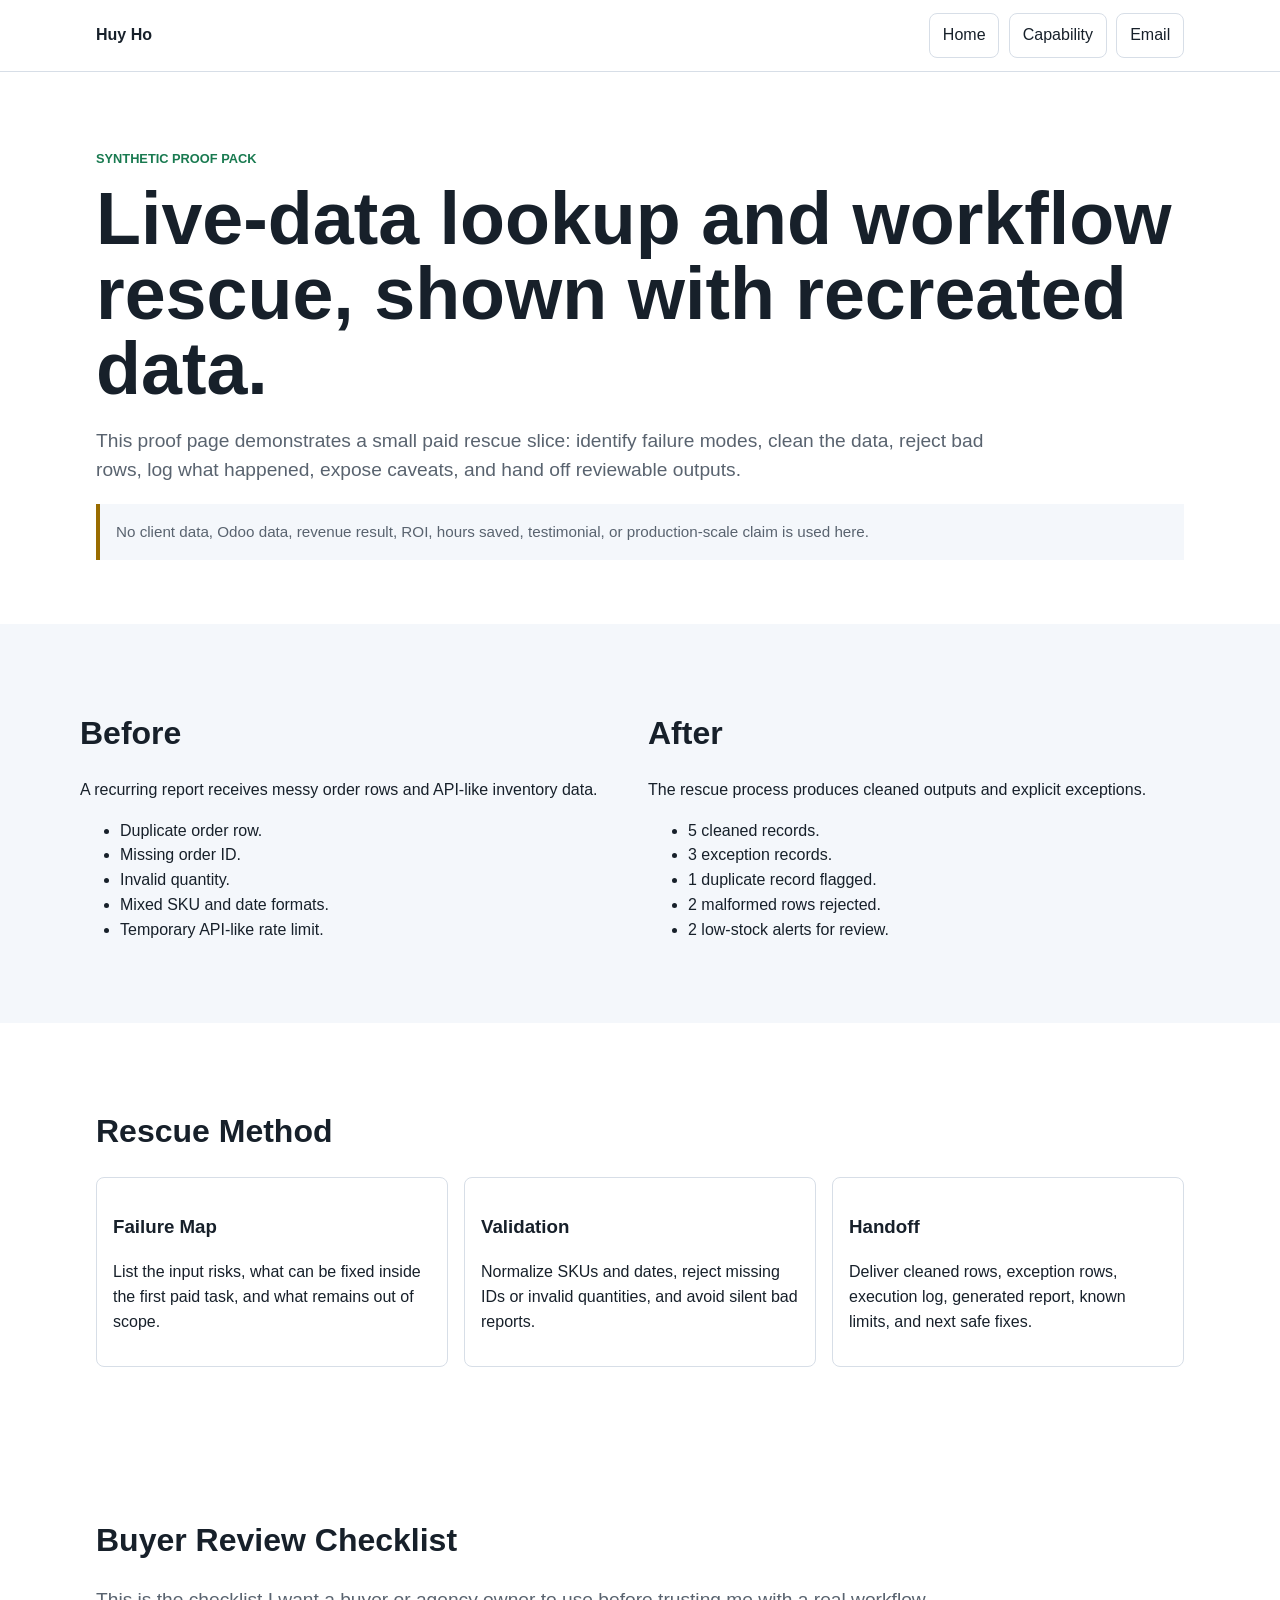
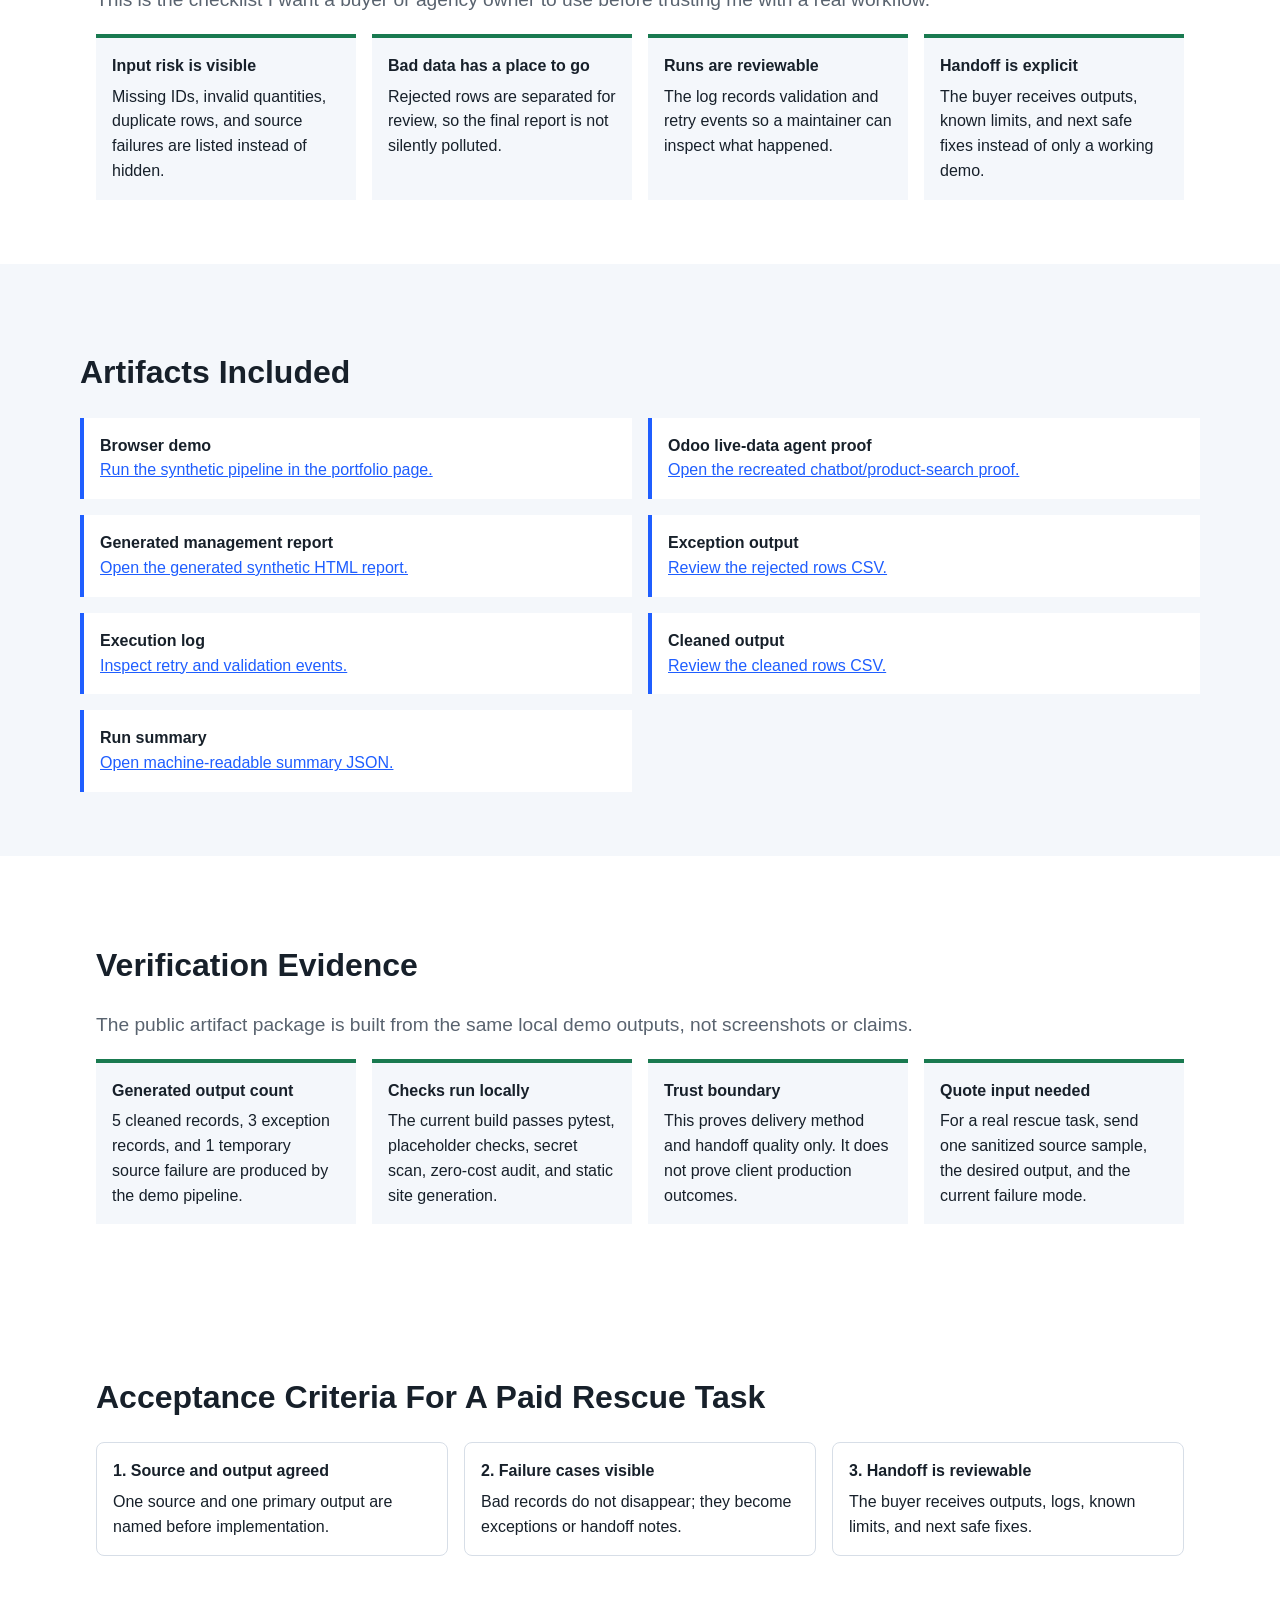
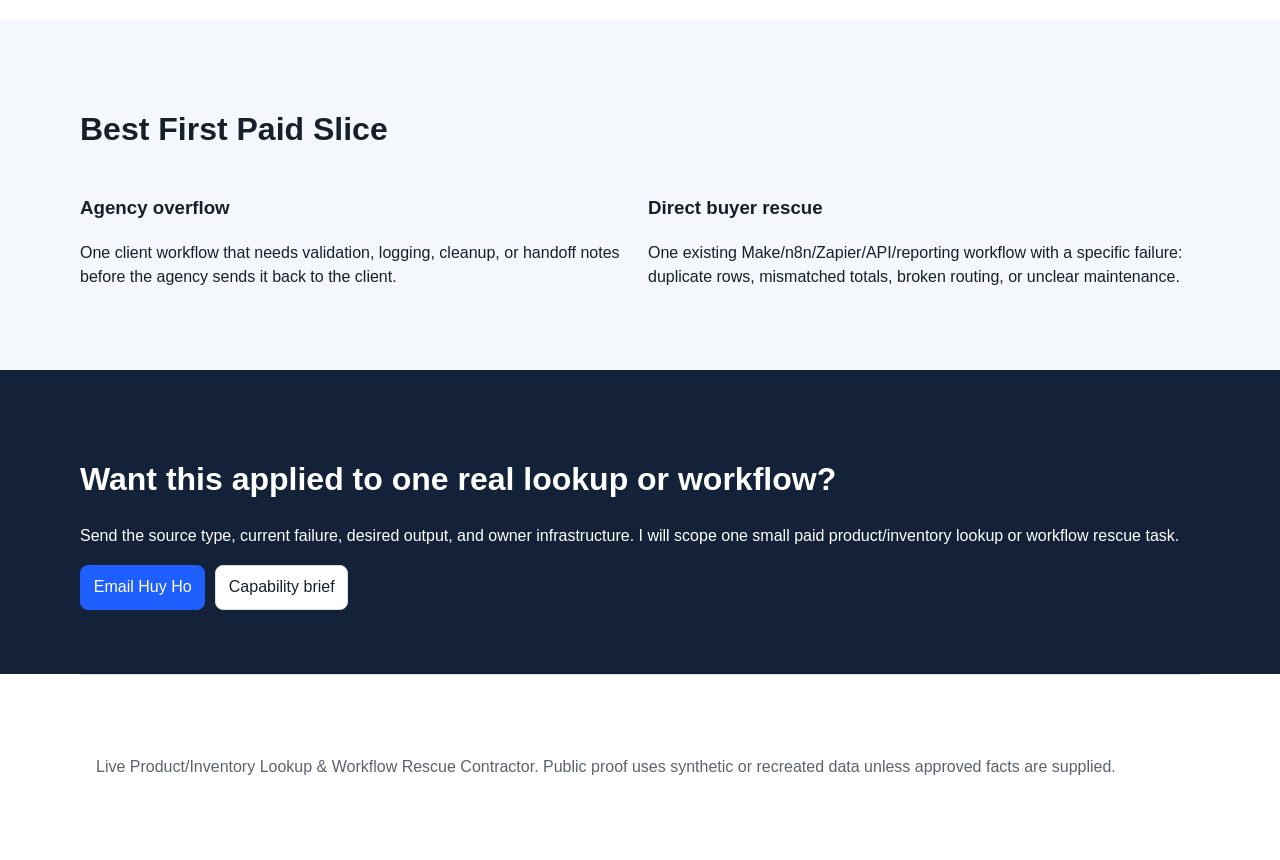
<file: proof.html>
<!doctype html>
<html lang="en">
<head>
  <meta charset="utf-8">
  <meta name="viewport" content="width=device-width, initial-scale=1">
  <title>Huy Ho | Synthetic Live-Data Lookup Proof</title>
  <meta name="description" content="Synthetic proof page for one live-data lookup or workflow rescue task: validation, caveats, exception output, logs, and handoff notes.">
  <meta property="og:image" content="https://hohuyblon-stack.github.io/workflow-rescue-proof/assets/social-preview.png">
  <meta name="twitter:card" content="summary_large_image">
  <meta name="twitter:image" content="https://hohuyblon-stack.github.io/workflow-rescue-proof/assets/social-preview.png">
  <link rel="icon" href="data:,">
  <link rel="stylesheet" href="styles.css">
</head>
<body>
  <a class="skip-link" href="#main">Skip to content</a>
  <header class="site-header">
    <nav class="nav" aria-label="Primary">
      <a class="brand" href="index.html">Huy Ho</a>
      <div class="nav-actions">
        <a class="nav-link" href="index.html">Home</a>
        <a class="nav-link" href="capability.html">Capability</a>
        <a class="nav-link" href="mailto:hohuyblon@gmail.com">Email</a>
      </div>
    </nav>
  </header>

  <main id="main">
    <section class="proof-hero">
      <p class="eyebrow">Synthetic proof pack</p>
      <h1>Live-data lookup and workflow rescue, shown with recreated data.</h1>
      <p class="lead">
        This proof page demonstrates a small paid rescue slice: identify failure modes, clean the data,
        reject bad rows, log what happened, expose caveats, and hand off reviewable outputs.
      </p>
      <div class="proof-warning">
        No client data, Odoo data, revenue result, ROI, hours saved, testimonial, or production-scale claim is used here.
      </div>
    </section>

    <section class="band">
      <div class="section-grid">
        <article>
          <h2>Before</h2>
          <p>A recurring report receives messy order rows and API-like inventory data.</p>
          <ul>
            <li>Duplicate order row.</li>
            <li>Missing order ID.</li>
            <li>Invalid quantity.</li>
            <li>Mixed SKU and date formats.</li>
            <li>Temporary API-like rate limit.</li>
          </ul>
        </article>
        <article>
          <h2>After</h2>
          <p>The rescue process produces cleaned outputs and explicit exceptions.</p>
          <ul>
            <li>5 cleaned records.</li>
            <li>3 exception records.</li>
            <li>1 duplicate record flagged.</li>
            <li>2 malformed rows rejected.</li>
            <li>2 low-stock alerts for review.</li>
          </ul>
        </article>
      </div>
    </section>

    <section>
      <h2>Rescue Method</h2>
      <div class="cards">
        <article class="card">
          <h3>Failure Map</h3>
          <p>List the input risks, what can be fixed inside the first paid task, and what remains out of scope.</p>
        </article>
        <article class="card">
          <h3>Validation</h3>
          <p>Normalize SKUs and dates, reject missing IDs or invalid quantities, and avoid silent bad reports.</p>
        </article>
        <article class="card">
          <h3>Handoff</h3>
          <p>Deliver cleaned rows, exception rows, execution log, generated report, known limits, and next safe fixes.</p>
        </article>
      </div>
    </section>

    <section>
      <h2>Buyer Review Checklist</h2>
      <p class="lead">This is the checklist I want a buyer or agency owner to use before trusting me with a real workflow.</p>
      <div class="scorecard">
        <article>
          <strong>Input risk is visible</strong>
          <span>Missing IDs, invalid quantities, duplicate rows, and source failures are listed instead of hidden.</span>
        </article>
        <article>
          <strong>Bad data has a place to go</strong>
          <span>Rejected rows are separated for review, so the final report is not silently polluted.</span>
        </article>
        <article>
          <strong>Runs are reviewable</strong>
          <span>The log records validation and retry events so a maintainer can inspect what happened.</span>
        </article>
        <article>
          <strong>Handoff is explicit</strong>
          <span>The buyer receives outputs, known limits, and next safe fixes instead of only a working demo.</span>
        </article>
      </div>
    </section>

    <section class="band">
      <h2>Artifacts Included</h2>
      <div class="artifact-list">
        <article>
          <strong>Browser demo</strong>
          <span><a href="index.html#demo">Run the synthetic pipeline in the portfolio page.</a></span>
        </article>
        <article>
          <strong>Odoo live-data agent proof</strong>
          <span><a href="odoo-agent-proof.html">Open the recreated chatbot/product-search proof.</a></span>
        </article>
        <article>
          <strong>Generated management report</strong>
          <span><a href="artifacts/management_report.html">Open the generated synthetic HTML report.</a></span>
        </article>
        <article>
          <strong>Exception output</strong>
          <span><a href="artifacts/exceptions.csv">Review the rejected rows CSV.</a></span>
        </article>
        <article>
          <strong>Execution log</strong>
          <span><a href="artifacts/execution.log">Inspect retry and validation events.</a></span>
        </article>
        <article>
          <strong>Cleaned output</strong>
          <span><a href="artifacts/cleaned_orders.csv">Review the cleaned rows CSV.</a></span>
        </article>
        <article>
          <strong>Run summary</strong>
          <span><a href="artifacts/summary.json">Open machine-readable summary JSON.</a></span>
        </article>
      </div>
    </section>

    <section>
      <h2>Verification Evidence</h2>
      <p class="lead">The public artifact package is built from the same local demo outputs, not screenshots or claims.</p>
      <div class="scorecard">
        <article>
          <strong>Generated output count</strong>
          <span>5 cleaned records, 3 exception records, and 1 temporary source failure are produced by the demo pipeline.</span>
        </article>
        <article>
          <strong>Checks run locally</strong>
          <span>The current build passes pytest, placeholder checks, secret scan, zero-cost audit, and static site generation.</span>
        </article>
        <article>
          <strong>Trust boundary</strong>
          <span>This proves delivery method and handoff quality only. It does not prove client production outcomes.</span>
        </article>
        <article>
          <strong>Quote input needed</strong>
          <span>For a real rescue task, send one sanitized source sample, the desired output, and the current failure mode.</span>
        </article>
      </div>
    </section>

    <section>
      <h2>Acceptance Criteria For A Paid Rescue Task</h2>
      <div class="steps">
        <article><strong>1. Source and output agreed</strong><span>One source and one primary output are named before implementation.</span></article>
        <article><strong>2. Failure cases visible</strong><span>Bad records do not disappear; they become exceptions or handoff notes.</span></article>
        <article><strong>3. Handoff is reviewable</strong><span>The buyer receives outputs, logs, known limits, and next safe fixes.</span></article>
      </div>
    </section>

    <section class="band">
      <h2>Best First Paid Slice</h2>
      <div class="section-grid">
        <article>
          <h3>Agency overflow</h3>
          <p>One client workflow that needs validation, logging, cleanup, or handoff notes before the agency sends it back to the client.</p>
        </article>
        <article>
          <h3>Direct buyer rescue</h3>
          <p>One existing Make/n8n/Zapier/API/reporting workflow with a specific failure: duplicate rows, mismatched totals, broken routing, or unclear maintenance.</p>
        </article>
      </div>
    </section>

    <section class="cta-band">
      <h2>Want this applied to one real lookup or workflow?</h2>
      <p>Send the source type, current failure, desired output, and owner infrastructure. I will scope one small paid product/inventory lookup or workflow rescue task.</p>
      <div class="cta-row">
        <a class="button primary" href="mailto:hohuyblon@gmail.com?subject=Proof%20review%20-%20one%20product%20inventory%20lookup">Email Huy Ho</a>
        <a class="button secondary" href="capability.html">Capability brief</a>
      </div>
    </section>
  </main>

  <footer>
    <p>Live Product/Inventory Lookup &amp; Workflow Rescue Contractor. Public proof uses synthetic or recreated data unless approved facts are supplied.</p>
  </footer>
</body>
</html>
</file>
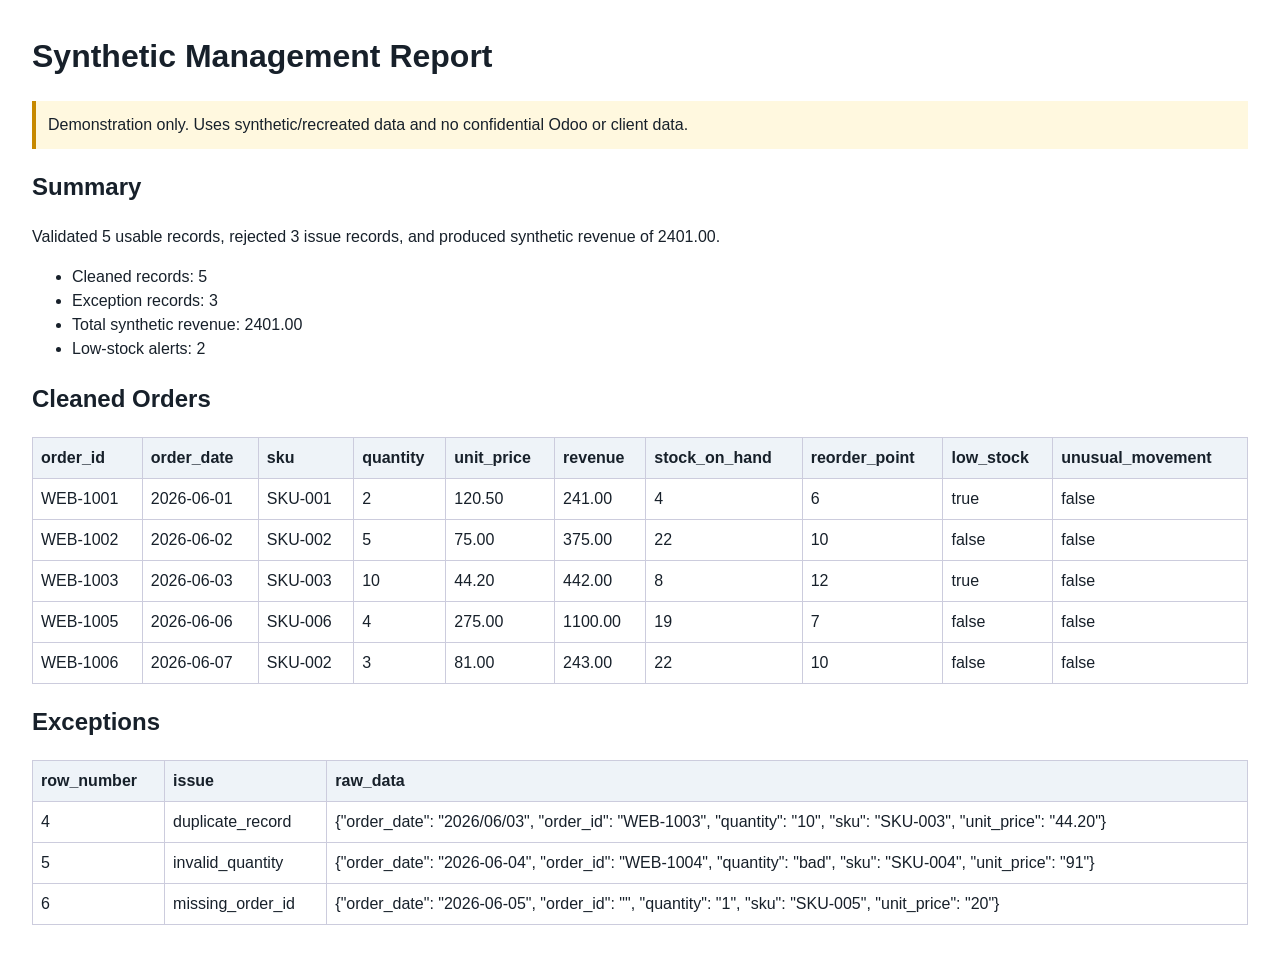
<file: artifacts/management_report.html>
<!doctype html>
<html lang="en">
<head>
  <meta charset="utf-8">
  <title>Synthetic Management Report</title>
  <style>
    body{font-family:Arial,sans-serif;line-height:1.5;margin:2rem;color:#17202a}
    table{border-collapse:collapse;width:100%;margin:1rem 0}
    th,td{border:1px solid #ccd;padding:.5rem;text-align:left}
    th{background:#eef3f8}
    .note{background:#fff8df;padding:.75rem;border-left:4px solid #c78900}
  </style>
</head>
<body>
  <h1>Synthetic Management Report</h1>
  <p class="note">Demonstration only. Uses synthetic/recreated data and no confidential Odoo or client data.</p>
  <h2>Summary</h2>
  <p>Validated 5 usable records, rejected 3 issue records, and produced synthetic revenue of 2401.00.</p>
  <ul>
    <li>Cleaned records: 5</li>
    <li>Exception records: 3</li>
    <li>Total synthetic revenue: 2401.00</li>
    <li>Low-stock alerts: 2</li>
  </ul>
  <h2>Cleaned Orders</h2>
  <table><thead><tr><th>order_id</th><th>order_date</th><th>sku</th><th>quantity</th><th>unit_price</th><th>revenue</th><th>stock_on_hand</th><th>reorder_point</th><th>low_stock</th><th>unusual_movement</th></tr></thead><tbody><tr><td>WEB-1001</td><td>2026-06-01</td><td>SKU-001</td><td>2</td><td>120.50</td><td>241.00</td><td>4</td><td>6</td><td>true</td><td>false</td></tr>
<tr><td>WEB-1002</td><td>2026-06-02</td><td>SKU-002</td><td>5</td><td>75.00</td><td>375.00</td><td>22</td><td>10</td><td>false</td><td>false</td></tr>
<tr><td>WEB-1003</td><td>2026-06-03</td><td>SKU-003</td><td>10</td><td>44.20</td><td>442.00</td><td>8</td><td>12</td><td>true</td><td>false</td></tr>
<tr><td>WEB-1005</td><td>2026-06-06</td><td>SKU-006</td><td>4</td><td>275.00</td><td>1100.00</td><td>19</td><td>7</td><td>false</td><td>false</td></tr>
<tr><td>WEB-1006</td><td>2026-06-07</td><td>SKU-002</td><td>3</td><td>81.00</td><td>243.00</td><td>22</td><td>10</td><td>false</td><td>false</td></tr></tbody></table>
  <h2>Exceptions</h2>
  <table><thead><tr><th>row_number</th><th>issue</th><th>raw_data</th></tr></thead><tbody><tr><td>4</td><td>duplicate_record</td><td>{&quot;order_date&quot;: &quot;2026/06/03&quot;, &quot;order_id&quot;: &quot;WEB-1003&quot;, &quot;quantity&quot;: &quot;10&quot;, &quot;sku&quot;: &quot;SKU-003&quot;, &quot;unit_price&quot;: &quot;44.20&quot;}</td></tr>
<tr><td>5</td><td>invalid_quantity</td><td>{&quot;order_date&quot;: &quot;2026-06-04&quot;, &quot;order_id&quot;: &quot;WEB-1004&quot;, &quot;quantity&quot;: &quot;bad&quot;, &quot;sku&quot;: &quot;SKU-004&quot;, &quot;unit_price&quot;: &quot;91&quot;}</td></tr>
<tr><td>6</td><td>missing_order_id</td><td>{&quot;order_date&quot;: &quot;2026-06-05&quot;, &quot;order_id&quot;: &quot;&quot;, &quot;quantity&quot;: &quot;1&quot;, &quot;sku&quot;: &quot;SKU-005&quot;, &quot;unit_price&quot;: &quot;20&quot;}</td></tr></tbody></table>
</body>
</html>
</file>
<file: styles.css>
:root {
  color-scheme: light;
  --ink: #17202a;
  --muted: #59636f;
  --line: #d7dee7;
  --surface: #ffffff;
  --soft: #f4f7fb;
  --blue: #1f5eff;
  --green: #197a50;
  --amber: #996c00;
  --red: #a63b3b;
}

* {
  box-sizing: border-box;
}

body {
  margin: 0;
  color: var(--ink);
  background: var(--surface);
  font-family: Arial, Helvetica, sans-serif;
  line-height: 1.55;
}

a {
  color: var(--blue);
}

code {
  overflow-wrap: anywhere;
}

a:focus-visible,
button:focus-visible,
summary:focus-visible {
  outline: 3px solid #8fb1ff;
  outline-offset: 3px;
}

.skip-link {
  position: absolute;
  left: 1rem;
  top: -4rem;
  background: var(--ink);
  color: #fff;
  padding: .5rem .75rem;
}

.skip-link:focus {
  top: 1rem;
}

.site-header {
  border-bottom: 1px solid var(--line);
  background: #fff;
}

.nav {
  max-width: 1120px;
  margin: 0 auto;
  padding: .8rem 1rem;
  display: flex;
  justify-content: space-between;
  gap: 1rem;
  align-items: center;
}

.brand {
  font-weight: 700;
  text-decoration: none;
  color: var(--ink);
}

.nav-actions,
.cta-row {
  display: flex;
  gap: .6rem;
  flex-wrap: wrap;
  align-items: center;
}

.nav-link,
.lang-button,
.button {
  border: 1px solid var(--line);
  background: #fff;
  color: var(--ink);
  text-decoration: none;
  border-radius: 8px;
  padding: .58rem .8rem;
  font: inherit;
}

.lang-button[aria-pressed="true"],
.button.primary {
  background: var(--blue);
  border-color: var(--blue);
  color: #fff;
}

.button.secondary {
  background: #fff;
}

main > section,
footer {
  max-width: 1120px;
  margin: 0 auto;
  padding: 4rem 1rem;
}

.hero {
  min-height: 76vh;
  display: grid;
  grid-template-columns: minmax(0, 1.2fr) minmax(280px, .8fr);
  gap: 2rem;
  align-items: center;
}

.eyebrow {
  color: var(--green);
  font-weight: 700;
  text-transform: uppercase;
  font-size: .8rem;
}

h1 {
  font-size: clamp(2.4rem, 7vw, 4.6rem);
  line-height: 1.02;
  margin: .3rem 0 1rem;
}

h2 {
  font-size: 2rem;
  line-height: 1.15;
}

.lead {
  font-size: 1.2rem;
  color: var(--muted);
  max-width: 58rem;
}

.hero-signal {
  border: 1px solid var(--line);
  border-radius: 8px;
  padding: 1rem;
  background: var(--soft);
}

.signal-bar {
  display: flex;
  justify-content: space-between;
  gap: 1rem;
  padding: .9rem;
  background: #fff;
  border-left: 4px solid var(--blue);
  margin-bottom: .7rem;
}

.signal-bar.warn {
  border-left-color: var(--amber);
}

.signal-bar.ok {
  border-left-color: var(--green);
}

.signal-note,
.proof-warning {
  color: var(--muted);
  font-size: .95rem;
}

.preview-asset {
  display: block;
  width: 100%;
  margin-top: 1rem;
  border: 1px solid var(--line);
  border-radius: 8px;
  aspect-ratio: 1200 / 630;
  object-fit: cover;
  background: #fff;
}

.proof-warning {
  border-left: 4px solid var(--amber);
  background: var(--soft);
  padding: 1rem;
  margin-top: 1rem;
}

.band {
  max-width: none;
  background: var(--soft);
}

.band > * {
  max-width: 1120px;
  margin-left: auto;
  margin-right: auto;
}

.section-grid,
.demo-layout {
  display: grid;
  grid-template-columns: repeat(2, minmax(0, 1fr));
  gap: 1rem;
}

.cards,
.steps,
.workflow-list,
.kpi-grid,
.scorecard {
  display: grid;
  grid-template-columns: repeat(3, minmax(0, 1fr));
  gap: 1rem;
}

.card,
.panel,
.steps article {
  border: 1px solid var(--line);
  border-radius: 8px;
  padding: 1rem;
  background: #fff;
}

.steps strong,
.steps span {
  display: block;
}

.steps strong {
  margin-bottom: .35rem;
}

.workflow-list span {
  border-left: 4px solid var(--green);
  background: #fff;
  padding: .9rem;
}

.artifact-list {
  display: grid;
  grid-template-columns: repeat(2, minmax(0, 1fr));
  gap: 1rem;
}

.artifact-list article {
  border-left: 4px solid var(--blue);
  background: #fff;
  padding: 1rem;
}

.scorecard {
  grid-template-columns: repeat(4, minmax(0, 1fr));
}

.scorecard article {
  border-top: 4px solid var(--green);
  background: var(--soft);
  padding: 1rem;
}

.artifact-list strong,
.artifact-list span,
.scorecard strong,
.scorecard span {
  display: block;
}

.scorecard strong {
  margin-bottom: .35rem;
}

.live-proof-hero {
  min-height: 62vh;
}

.agent-flow,
.search-proof {
  display: grid;
  gap: 1rem;
}

.agent-flow {
  grid-template-columns: repeat(3, minmax(0, 1fr));
}

.agent-flow article,
.search-result,
.chat-panel,
.data-panel {
  border: 1px solid var(--line);
  border-radius: 8px;
  background: #fff;
}

.agent-flow article,
.search-result {
  padding: 1rem;
}

.agent-flow strong,
.agent-flow span,
.search-result strong,
.search-result span {
  display: block;
}

.agent-flow strong,
.search-result strong {
  margin-bottom: .35rem;
}

.live-proof-screen {
  display: grid;
  grid-template-columns: minmax(260px, .65fr) minmax(0, 1.35fr);
  gap: 1rem;
  align-items: stretch;
}

.chat-panel {
  background: var(--soft);
  padding: 1rem;
}

.chat-row {
  border-radius: 8px;
  padding: .85rem;
  margin-bottom: .75rem;
}

.chat-row.user {
  background: #fff;
  border-left: 4px solid var(--blue);
}

.chat-row.agent {
  background: #eef7f1;
  border-left: 4px solid var(--green);
}

.chat-row.system {
  background: #fff7e2;
  border-left: 4px solid var(--amber);
  color: var(--muted);
  font-size: .95rem;
}

.data-panel {
  padding: 1rem;
}

.status {
  display: inline-block;
  border-radius: 999px;
  padding: .18rem .5rem;
  font-weight: 700;
  font-size: .8rem;
}

.status.ok {
  color: #0c5f3b;
  background: #e4f5ec;
}

.status.warn {
  color: #735000;
  background: #fff2c7;
}

.status.risk {
  color: #8c2323;
  background: #fde8e8;
}

.search-proof {
  max-width: 900px;
}

.media-proof {
  display: grid;
  grid-template-columns: minmax(280px, .78fr) minmax(0, 1.22fr);
  gap: 1.5rem;
  align-items: center;
}

.proof-video {
  width: 100%;
  background: #0f172a;
  border: 1px solid var(--line);
  border-radius: 8px;
  aspect-ratio: 16 / 9;
}

.asset-actions {
  display: flex;
  flex-wrap: wrap;
  gap: .6rem;
  margin-top: 1rem;
}

.architecture-flow {
  display: grid;
  grid-template-columns: repeat(5, minmax(0, 1fr));
  gap: .75rem;
  counter-reset: architecture-step;
}

.architecture-flow article {
  position: relative;
  border: 1px solid var(--line);
  border-radius: 8px;
  background: #fff;
  padding: 1rem;
  min-height: 9rem;
}

.architecture-flow article::before {
  counter-increment: architecture-step;
  content: counter(architecture-step);
  display: inline-grid;
  place-items: center;
  width: 1.7rem;
  height: 1.7rem;
  border-radius: 50%;
  background: var(--ink);
  color: #fff;
  font-weight: 700;
  margin-bottom: .7rem;
}

.architecture-flow strong,
.architecture-flow span {
  display: block;
}

.architecture-flow strong {
  margin-bottom: .35rem;
}

.proof-links {
  display: grid;
  grid-template-columns: repeat(2, minmax(0, 1fr));
  gap: 1rem;
  margin: 1rem 0;
}

.proof-links article {
  border-left: 4px solid var(--blue);
  background: var(--soft);
  padding: 1rem;
}

.proof-links strong,
.proof-links code {
  display: block;
}

.proof-links strong {
  margin-bottom: .4rem;
}

.search-box {
  border: 2px solid var(--blue);
  border-radius: 8px;
  background: #fff;
  padding: .9rem 1rem;
  font-weight: 700;
}

.demo-section {
  max-width: 1280px;
}

.demo-layout {
  grid-template-columns: 1fr 1fr 1fr;
  align-items: start;
}

.table-wrap {
  overflow-x: auto;
}

table {
  width: 100%;
  border-collapse: collapse;
  font-size: .9rem;
}

th,
td {
  border-bottom: 1px solid var(--line);
  padding: .55rem;
  text-align: left;
  vertical-align: top;
}

th {
  background: var(--soft);
}

.kpi {
  border-left: 4px solid var(--blue);
  background: var(--soft);
  padding: .8rem;
}

.kpi strong {
  display: block;
  font-size: 1.35rem;
}

.log {
  padding-left: 1.2rem;
}

.log li {
  margin-bottom: .35rem;
}

details {
  border-top: 1px solid var(--line);
  padding: 1rem 0;
}

summary {
  cursor: pointer;
  font-weight: 700;
}

.cta-band {
  background: #132238;
  color: #fff;
  max-width: none;
}

.cta-band > * {
  max-width: 1120px;
  margin-left: auto;
  margin-right: auto;
}

.cta-band a {
  color: #fff;
}

.cta-band .button.secondary {
  color: var(--ink);
}

footer {
  color: var(--muted);
  border-top: 1px solid var(--line);
}

@media (max-width: 860px) {
  .hero,
  .section-grid,
  .demo-layout,
  .media-proof,
  .agent-flow,
  .architecture-flow,
  .live-proof-screen,
  .proof-links,
  .cards,
  .steps,
  .workflow-list,
  .artifact-list,
  .scorecard,
  .kpi-grid {
    grid-template-columns: 1fr;
  }

  .hero {
    min-height: auto;
    padding-top: 3rem;
  }
}

@media (max-width: 520px) {
  .nav {
    align-items: flex-start;
    flex-direction: column;
    gap: .65rem;
  }

  .nav-actions {
    gap: .45rem;
  }

  .nav-link,
  .lang-button {
    padding: .45rem .62rem;
  }
}
</file>
